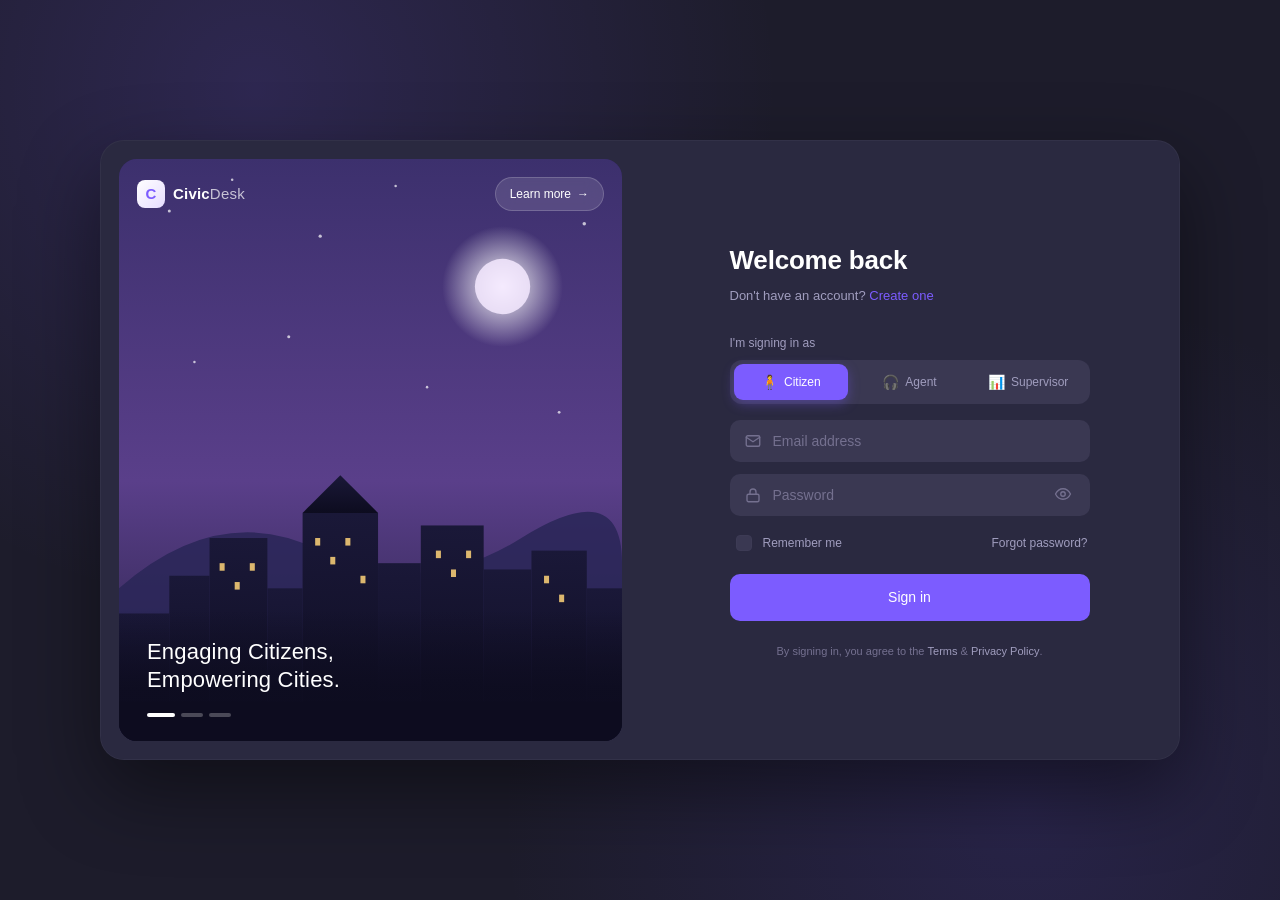
<file: index.html>
<!doctype html>
<html lang="en">
<head>
  <meta charset="utf-8" />
  <meta name="viewport" content="width=device-width, initial-scale=1" />
  <title>Smart Civic Engagement Desk — Sign In</title>
  <link rel="stylesheet" href="styles/main.css" />
  <link rel="stylesheet" href="styles/components.css" />
  <link rel="stylesheet" href="styles/auth.css" />
  <link rel="stylesheet" href="styles/a11y.css" />
</head>
<body class="auth-body">
  <main class="auth-page">
    <div class="auth-card">

      <!-- Visual / brand panel -->
      <aside class="auth-visual" aria-hidden="false">
        <div class="auth-visual__inner">
          <div class="auth-visual__top">
            <a href="#" class="auth-brand">
              <span class="auth-brand__mark">C</span>
              <span class="auth-brand__name">Civic<span>Desk</span></span>
            </a>
            <a href="#" class="auth-pill">Learn more <span aria-hidden="true">→</span></a>
          </div>

          <div class="auth-visual__art" aria-hidden="true">
            <svg viewBox="0 0 400 500" preserveAspectRatio="xMidYMid slice" role="img" aria-label="Civic skyline at dusk">
              <defs>
                <linearGradient id="sky" x1="0" y1="0" x2="0" y2="1">
                  <stop offset="0%" stop-color="#3a2f6b"/>
                  <stop offset="55%" stop-color="#5a3f8a"/>
                  <stop offset="100%" stop-color="#1f1c3a"/>
                </linearGradient>
                <linearGradient id="city" x1="0" y1="0" x2="0" y2="1">
                  <stop offset="0%" stop-color="#1a1838"/>
                  <stop offset="100%" stop-color="#0d0c1f"/>
                </linearGradient>
                <radialGradient id="moon" cx="50%" cy="50%" r="50%">
                  <stop offset="0%" stop-color="#fff" stop-opacity="0.95"/>
                  <stop offset="100%" stop-color="#fff" stop-opacity="0"/>
                </radialGradient>
              </defs>

              <rect width="400" height="500" fill="url(#sky)"/>
              <circle cx="305" cy="120" r="48" fill="url(#moon)"/>
              <circle cx="305" cy="120" r="22" fill="#f5e9ff" opacity="0.85"/>

              <g fill="#fff" opacity="0.7">
                <circle cx="40"  cy="60"  r="1.2"/>
                <circle cx="90"  cy="35"  r="1"/>
                <circle cx="160" cy="80"  r="1.3"/>
                <circle cx="220" cy="40"  r="1"/>
                <circle cx="370" cy="70"  r="1.4"/>
                <circle cx="60"  cy="180" r="1"/>
                <circle cx="135" cy="160" r="1.2"/>
                <circle cx="245" cy="200" r="1"/>
                <circle cx="350" cy="220" r="1.1"/>
              </g>

              <path d="M0 360 Q 80 290 160 330 T 320 320 T 400 340 V500 H0 Z" fill="#2a2658" opacity="0.85"/>

              <g fill="url(#city)">
                <rect x="0"   y="380" width="40"  height="120"/>
                <rect x="40"  y="350" width="32"  height="150"/>
                <rect x="72"  y="320" width="46"  height="180"/>
                <rect x="118" y="360" width="28"  height="140"/>
                <rect x="146" y="300" width="60"  height="200"/>
                <polygon points="146,300 176,270 206,300"/>
                <rect x="206" y="340" width="34"  height="160"/>
                <rect x="240" y="310" width="50"  height="190"/>
                <rect x="290" y="345" width="38"  height="155"/>
                <rect x="328" y="330" width="44"  height="170"/>
                <rect x="372" y="360" width="28"  height="140"/>
              </g>

              <g fill="#ffd479" opacity="0.85">
                <rect x="80"  y="340" width="4" height="6"/>
                <rect x="92"  y="355" width="4" height="6"/>
                <rect x="104" y="340" width="4" height="6"/>
                <rect x="156" y="320" width="4" height="6"/>
                <rect x="168" y="335" width="4" height="6"/>
                <rect x="180" y="320" width="4" height="6"/>
                <rect x="192" y="350" width="4" height="6"/>
                <rect x="252" y="330" width="4" height="6"/>
                <rect x="264" y="345" width="4" height="6"/>
                <rect x="276" y="330" width="4" height="6"/>
                <rect x="338" y="350" width="4" height="6"/>
                <rect x="350" y="365" width="4" height="6"/>
              </g>

              <rect x="0" y="450" width="400" height="50" fill="#0d0c1f"/>
            </svg>
          </div>

          <div class="auth-visual__bottom">
            <h2 class="auth-visual__title">Engaging Citizens,<br/>Empowering Cities.</h2>
            <div class="auth-dots" role="tablist" aria-label="Highlights">
              <button type="button" role="tab" class="auth-dot is-active" aria-label="Highlight 1 of 3" aria-selected="true"></button>
              <button type="button" role="tab" class="auth-dot" aria-label="Highlight 2 of 3" aria-selected="false"></button>
              <button type="button" role="tab" class="auth-dot" aria-label="Highlight 3 of 3" aria-selected="false"></button>
            </div>
          </div>
        </div>
      </aside>

      <!-- Sign-in panel -->
      <section class="auth-form-panel">
        <div class="auth-form-inner">
          <header class="auth-form-header">
            <h1 id="loginHeading">Welcome back</h1>
            <p>
              Don't have an account?
              <a href="pages/register.html" class="auth-link">Create one</a>
            </p>
          </header>

          <form id="loginForm" class="auth-form" novalidate aria-labelledby="loginHeading">
            <div class="auth-role-select" role="radiogroup" aria-labelledby="roleSelectLabel">
              <span class="auth-role-select__label" id="roleSelectLabel">I'm signing in as</span>
              <div class="auth-role-segments">
                <button type="button" class="auth-role-seg is-active" data-role="citizen" role="radio" aria-checked="true" tabindex="0">
                  <span aria-hidden="true">🧍</span> Citizen
                </button>
                <button type="button" class="auth-role-seg" data-role="agent" role="radio" aria-checked="false" tabindex="-1">
                  <span aria-hidden="true">🎧</span> Agent
                </button>
                <button type="button" class="auth-role-seg" data-role="supervisor" role="radio" aria-checked="false" tabindex="-1">
                  <span aria-hidden="true">📊</span> Supervisor
                </button>
              </div>
            </div>

            <div class="auth-field">
              <label for="loginEmail" class="sr-only">Email address</label>
              <span class="auth-field__icon" aria-hidden="true">
                <svg viewBox="0 0 24 24" width="18" height="18" fill="none" stroke="currentColor" stroke-width="1.8" stroke-linecap="round" stroke-linejoin="round"><rect x="3" y="5" width="18" height="14" rx="2"/><path d="m3 7 9 6 9-6"/></svg>
              </span>
              <input id="loginEmail" type="email" autocomplete="username" placeholder="Email address" aria-required="true" required />
            </div>

            <div class="auth-field">
              <label for="loginPassword" class="sr-only">Password</label>
              <span class="auth-field__icon" aria-hidden="true">
                <svg viewBox="0 0 24 24" width="18" height="18" fill="none" stroke="currentColor" stroke-width="1.8" stroke-linecap="round" stroke-linejoin="round"><rect x="4" y="11" width="16" height="10" rx="2"/><path d="M8 11V8a4 4 0 0 1 8 0v3"/></svg>
              </span>
              <input id="loginPassword" type="password" autocomplete="current-password" placeholder="Password" aria-required="true" required />
              <button type="button" class="auth-field__toggle" id="pwToggle" aria-label="Show password" aria-pressed="false">
                <svg viewBox="0 0 24 24" width="18" height="18" fill="none" stroke="currentColor" stroke-width="1.8" stroke-linecap="round" stroke-linejoin="round" aria-hidden="true"><path d="M2 12s3.5-7 10-7 10 7 10 7-3.5 7-10 7S2 12 2 12Z"/><circle cx="12" cy="12" r="3"/></svg>
              </button>
            </div>

            <div class="auth-row">
              <label class="auth-checkbox">
                <input type="checkbox" id="rememberMe" />
                <span>Remember me</span>
              </label>
              <a href="pages/forgot-password.html" class="auth-link auth-link--muted">Forgot password?</a>
            </div>

            <button type="submit" class="auth-btn auth-btn--primary">Sign in</button>
          </form>

          <p class="auth-fineprint">
            By signing in, you agree to the
            <a href="#" class="auth-link auth-link--muted">Terms</a> &amp;
            <a href="#" class="auth-link auth-link--muted">Privacy Policy</a>.
          </p>
        </div>
      </section>
    </div>
  </main>

  <script src="scripts/services.js"></script>
  <script>
    document.addEventListener("DOMContentLoaded", () => {
      // Password visibility toggle
      const pwInput  = document.getElementById("loginPassword");
      const pwToggle = document.getElementById("pwToggle");
      pwToggle.addEventListener("click", () => {
        const showing = pwInput.type === "text";
        pwInput.type = showing ? "password" : "text";
        pwToggle.setAttribute("aria-label", showing ? "Show password" : "Hide password");
        pwToggle.setAttribute("aria-pressed", String(!showing));
        pwToggle.classList.toggle("is-on", !showing);
      });

      // Visual carousel dots — swap tagline copy
      const taglines = [
        "Engaging Citizens,<br/>Empowering Cities.",
        "AI Recommendations,<br/>Real-time Service.",
        "Recognize Loyalty,<br/>Build Community.",
      ];
      const titleEl = document.querySelector(".auth-visual__title");
      document.querySelectorAll(".auth-dot").forEach((dot, i) => {
        dot.addEventListener("click", () => {
          document.querySelectorAll(".auth-dot").forEach(d => {
            d.classList.remove("is-active");
            d.setAttribute("aria-selected", "false");
          });
          dot.classList.add("is-active");
          dot.setAttribute("aria-selected", "true");
          titleEl.innerHTML = taglines[i];
        });
      });

// Role selector — segmented control with keyboard support (arrow nav, Home/End)
      let selectedRole = "citizen";
      const roleSegs = Array.from(document.querySelectorAll(".auth-role-seg"));
      function selectRole(btn, focus) {
        roleSegs.forEach((b) => {
          b.classList.remove("is-active");
          b.setAttribute("aria-checked", "false");
          b.setAttribute("tabindex", "-1");
        });
        btn.classList.add("is-active");
        btn.setAttribute("aria-checked", "true");
        btn.setAttribute("tabindex", "0");
        selectedRole = btn.getAttribute("data-role");
        if (focus) btn.focus();
      }
      roleSegs.forEach((btn, i) => {
        btn.addEventListener("click", () => selectRole(btn, false));
        btn.addEventListener("keydown", (e) => {
          let next = -1;
          if (e.key === "ArrowRight" || e.key === "ArrowDown") next = (i + 1) % roleSegs.length;
          else if (e.key === "ArrowLeft" || e.key === "ArrowUp") next = (i - 1 + roleSegs.length) % roleSegs.length;
          else if (e.key === "Home") next = 0;
          else if (e.key === "End") next = roleSegs.length - 1;
          if (next >= 0) {
            e.preventDefault();
            selectRole(roleSegs[next], true);
          }
        });
      });

      // Sign-in submit — honor the selected role
      document.getElementById("loginForm").addEventListener("submit", async (e) => {
        e.preventDefault();
        await window.Services.login(selectedRole);
        window.location.href = destinationFor(selectedRole);
      });

      function destinationFor(role) {
        return role === "citizen"    ? "pages/citizen-dashboard.html"
             : role === "supervisor" ? "pages/insights.html"
                                     : "pages/agent-dashboard.html";
      }
    });
  </script>
</body>
</html>
</file>
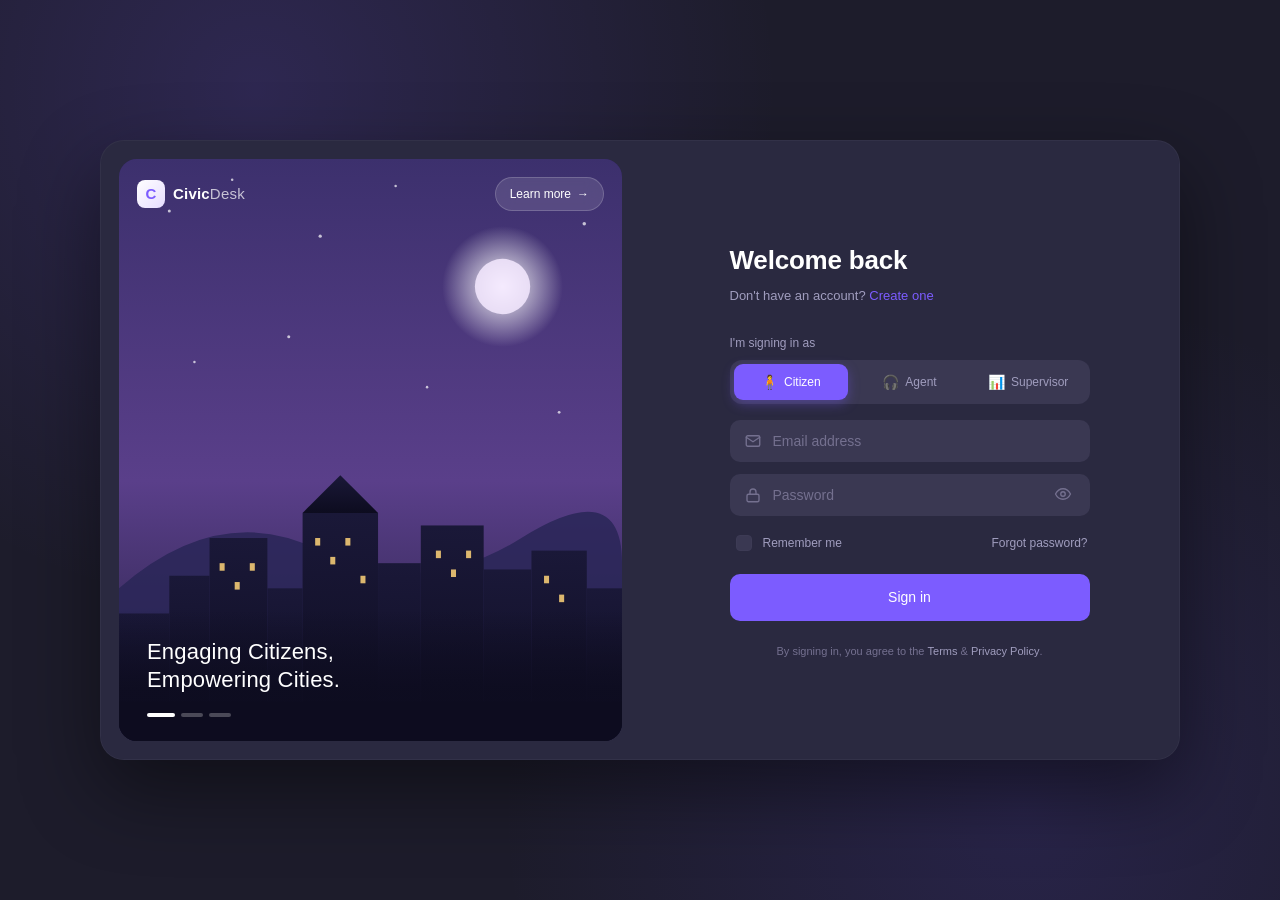
<file: pages/agent-dashboard.html>
<!doctype html>
<html lang="en">
<head>
  <meta charset="utf-8" />
  <meta name="viewport" content="width=device-width, initial-scale=1" />
  <title>Agent Dashboard — Civic Desk</title>
  <link rel="stylesheet" href="../styles/main.css" />
  <link rel="stylesheet" href="../styles/layout.css" />
  <link rel="stylesheet" href="../styles/components.css" />
  <link rel="stylesheet" href="../styles/a11y.css" />
  <script src="../scripts/theme.js"></script>
</head>
<body>
  <div data-app-shell>
    <!-- Header & sidebar are injected by scripts/app.js -->

    <main class="app-main">
      <div class="page-header">
        <div>
          <nav class="breadcrumbs" aria-label="Breadcrumb">
            <span><a href="agent-dashboard.html">Home</a></span>
            <span>Agent Dashboard</span>
          </nav>
          <h1>Good morning, Sam</h1>
          <small class="text-muted">Here's what's happening across your queue today.</small>
        </div>
        <div class="btn-group">
          <button class="btn btn--ghost">Export</button>
          <button class="btn btn--primary" data-modal-open="caseModal">+ New Case</button>
        </div>
      </div>

      <!-- KPI cards -->
      <section class="grid grid-4" aria-label="Key metrics">
        <div class="kpi-card">
          <div class="kpi-card__label">Active citizens (30d)</div>
          <div class="kpi-card__value" id="kpiActive">—</div>
          <div class="kpi-card__delta up">▲ 4.2% vs prior</div>
        </div>
        <div class="kpi-card">
          <div class="kpi-card__label">High-value citizens</div>
          <div class="kpi-card__value" id="kpiHigh">—</div>
          <div class="kpi-card__delta up">▲ 12 this week</div>
        </div>
        <div class="kpi-card">
          <div class="kpi-card__label">Open cases</div>
          <div class="kpi-card__value" id="kpiOpen">—</div>
          <div class="kpi-card__delta down">▼ 3 vs yesterday</div>
        </div>
        <div class="kpi-card">
          <div class="kpi-card__label">Pending escalations</div>
          <div class="kpi-card__value" id="kpiEsc">—</div>
          <div class="kpi-card__delta">No change</div>
        </div>
      </section>

      <div class="layout-with-aside mt-6">
        <!-- Main column -->
        <div class="flex-col gap-4">
          <!-- Citizen lookup -->
          <section class="card">
            <div class="card__header">
              <h2 class="card__title">Citizen lookup</h2>
              <small class="card__subtitle">Search by name, ID, phone, or email</small>
            </div>
            <div class="card__body">
              <div class="filter-bar" style="margin:0;">
                <input id="lookupQuery" type="search" placeholder="e.g. Maria Alvarez or C-10293"
                       aria-label="Search citizens by name or ID"
                       style="flex:1; min-width:240px;" />
                <select id="lookupChannel" aria-label="Channel">
                  <option>All channels</option>
                  <option>Phone</option>
                  <option>Email</option>
                  <option>Walk-in</option>
                </select>
                <button class="btn btn--primary btn--sm" id="lookupBtn">Search</button>
              </div>

              <div class="mt-4" style="overflow:auto;">
                <table class="data-table">
                  <thead>
                    <tr>
                      <th>Citizen</th><th>Tier</th><th>Points</th><th>Last interaction</th><th>Satisfaction</th><th></th>
                    </tr>
                  </thead>
                  <tbody id="lookupResults">
                    <!-- rendered by dashboard.js -->
                  </tbody>
                </table>
              </div>
            </div>
          </section>

          <!-- Recent interactions -->
          <section class="card">
            <div class="card__header">
              <h2 class="card__title">Recent interactions</h2>
              <a href="#" class="text-muted">View all →</a>
            </div>
            <div style="overflow:auto;">
              <table class="data-table">
                <thead>
                  <tr><th>When</th><th>Citizen</th><th>Channel</th><th>Topic</th><th>Status</th></tr>
                </thead>
                <tbody id="recentInteractions"></tbody>
              </table>
            </div>
          </section>
        </div>

        <!-- Right contextual column -->
        <aside class="flex-col gap-4">
          <section class="card">
            <div class="card__header">
              <h2 class="card__title">Alerts</h2>
              <span class="badge badge--warn" id="alertsCount">0</span>
            </div>
            <div class="card__body" id="alertsPanel"></div>
          </section>

          <section class="card">
            <div class="card__header">
              <h2 class="card__title">AI recommendations</h2>
              <small class="card__subtitle">Next best actions</small>
            </div>
            <div class="card__body flex-col gap-3" id="recommendationsPanel"></div>
          </section>

          <section class="card">
            <div class="card__header">
              <h2 class="card__title">Quick actions</h2>
            </div>
            <div class="card__body flex-col gap-2">
              <button class="btn btn--ghost btn--block">View Profile</button>
              <button class="btn btn--ghost-success btn--block" data-modal-open="enrollModal">Enroll in Program</button>
              <button class="btn btn--ghost btn--block" data-modal-open="caseModal">Open Case</button>
              <button class="btn btn--ghost-warn btn--block" data-modal-open="escalateModal">Escalate</button>
              <button class="btn btn--ghost-info btn--block" data-modal-open="thankModal">Send Follow-Up</button>
            </div>
          </section>
        </aside>
      </div>
    </main>
  </div>

  <!-- ============== Modals ============== -->
  <div class="modal-overlay" id="enrollModal" role="dialog" aria-modal="true" aria-labelledby="enrollTitle">
    <div class="modal">
      <div class="modal__header">
        <h3 class="modal__title" id="enrollTitle">Enroll citizen in a program</h3>
        <button class="modal__close" data-modal-close aria-label="Close">×</button>
      </div>
      <div class="modal__body">
        <form class="form-grid form-grid--2" id="enrollForm">
          <div class="form-field">
            <label for="enrollCitizen">Citizen</label>
            <input id="enrollCitizen" placeholder="Search citizen…" />
          </div>
          <div class="form-field">
            <label for="enrollProgram">Program</label>
            <select id="enrollProgram"><!-- populated by dashboard.js --></select>
          </div>
          <div class="form-field">
            <label for="enrollChannel">Channel</label>
            <select id="enrollChannel">
              <option>Phone</option><option>Email</option><option>Walk-in</option>
            </select>
          </div>
          <div class="form-field">
            <label for="enrollDate">Effective date</label>
            <input id="enrollDate" type="date" />
          </div>
          <div class="form-field" style="grid-column: 1 / -1;">
            <label for="enrollNotes">Notes</label>
            <textarea id="enrollNotes" placeholder="Eligibility verified, consent captured…"></textarea>
          </div>
        </form>
      </div>
      <div class="modal__footer">
        <button class="btn btn--ghost" data-modal-close>Cancel</button>
        <button class="btn btn--success" id="enrollSubmit">Confirm enrollment</button>
      </div>
    </div>
  </div>

  <div class="modal-overlay" id="caseModal" role="dialog" aria-modal="true" aria-labelledby="caseTitle">
    <div class="modal">
      <div class="modal__header">
        <h3 class="modal__title" id="caseTitle">Create case</h3>
        <button class="modal__close" data-modal-close>×</button>
      </div>
      <div class="modal__body">
        <form class="form-grid form-grid--2">
          <div class="form-field"><label>Citizen</label><input placeholder="Search…" /></div>
          <div class="form-field"><label>Priority</label>
            <select><option>Low</option><option>Medium</option><option>High</option></select>
          </div>
          <div class="form-field" style="grid-column:1/-1;"><label>Title</label><input /></div>
          <div class="form-field" style="grid-column:1/-1;"><label>Description</label><textarea></textarea></div>
        </form>
      </div>
      <div class="modal__footer">
        <button class="btn btn--ghost" data-modal-close>Cancel</button>
        <button class="btn btn--primary" data-modal-close>Create case</button>
      </div>
    </div>
  </div>

  <div class="modal-overlay" id="escalateModal" role="dialog" aria-modal="true">
    <div class="modal">
      <div class="modal__header">
        <h3 class="modal__title">Escalate to supervisor</h3>
        <button class="modal__close" data-modal-close>×</button>
      </div>
      <div class="modal__body">
        <p>You're escalating this interaction. A supervisor will be notified and assigned automatically.</p>
        <div class="form-field"><label>Reason</label>
          <select><option>Policy exception</option><option>Repeat issue</option><option>Citizen request</option></select>
        </div>
        <div class="form-field mt-3"><label>Notes</label><textarea></textarea></div>
      </div>
      <div class="modal__footer">
        <button class="btn btn--ghost" data-modal-close>Cancel</button>
        <button class="btn btn--warn" data-modal-close>Confirm escalation</button>
      </div>
    </div>
  </div>

  <div class="modal-overlay" id="thankModal" role="dialog" aria-modal="true">
    <div class="modal">
      <div class="modal__header">
        <h3 class="modal__title">🎉 Loyalty milestone — send recognition</h3>
        <button class="modal__close" data-modal-close>×</button>
      </div>
      <div class="modal__body">
        <p><strong>Maria Alvarez</strong> just reached the <strong>Gold</strong> tier with 2,500+ points.</p>
        <div class="form-field"><label>Channel</label>
          <select id="thankModalChannel"><option>Email</option><option>SMS</option><option>Mailed letter</option></select>
        </div>
        <div class="form-field mt-3"><label>Message</label>
          <textarea id="thankModalMsg">Thank you for your continued civic engagement, Maria. We're proud to recognize you as a Gold-tier resident.</textarea>
        </div>
      </div>
      <div class="modal__footer">
        <button class="btn btn--ghost" data-modal-close>Cancel</button>
        <button class="btn btn--info" id="thankModalSend">Send</button>
      </div>
    </div>
  </div>

  <script src="../scripts/mock-data.js"></script>
  <script src="../scripts/services.js"></script>
  <script src="../scripts/toast.js"></script>
  <script src="../scripts/app.js"></script>
  <script src="../scripts/search.js"></script>
  <script src="../scripts/modals.js"></script>
  <script src="../scripts/dashboard.js"></script>
</body>
</html>
</file>
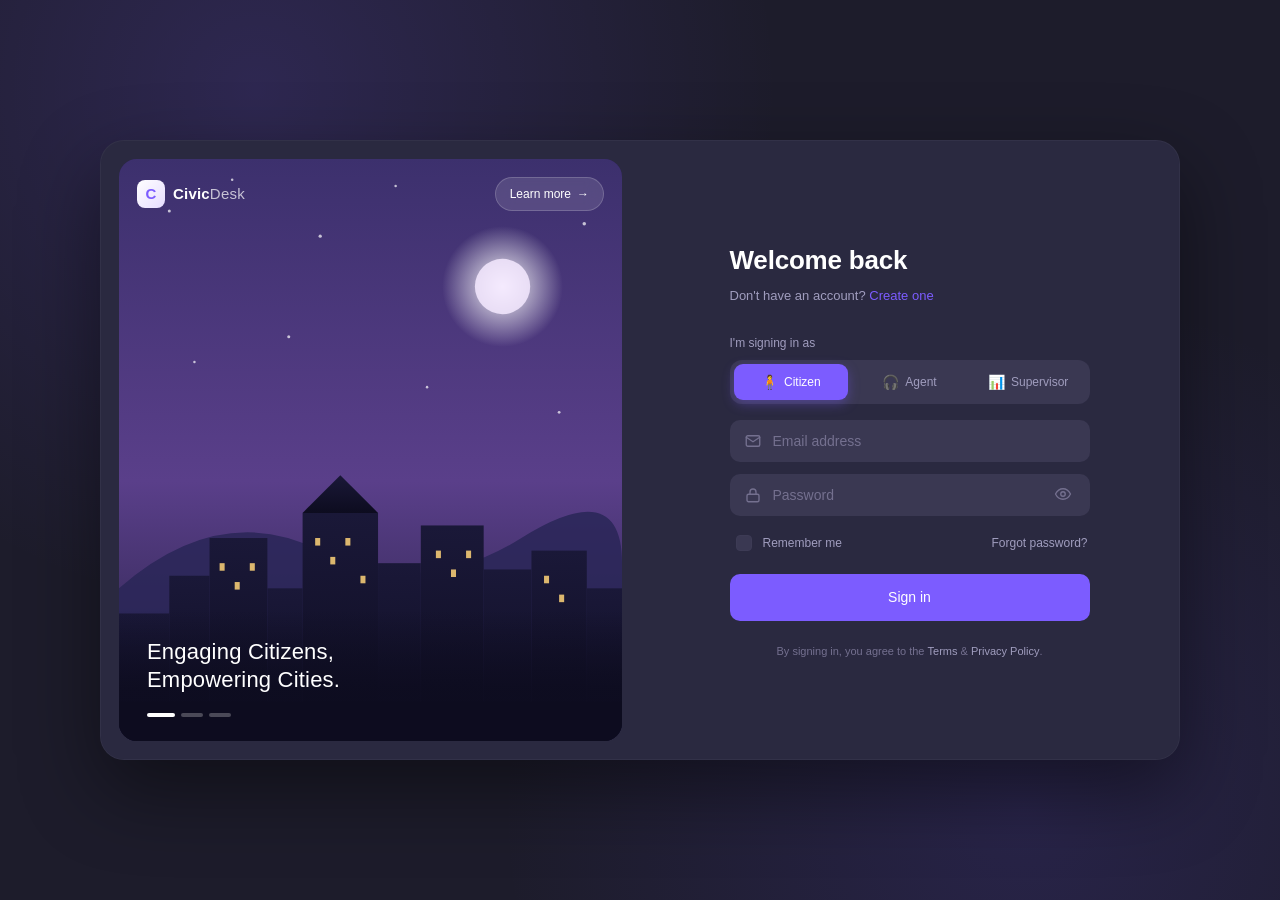
<file: pages/cases.html>
<!doctype html>
<html lang="en">
<head>
  <meta charset="utf-8" />
  <meta name="viewport" content="width=device-width, initial-scale=1" />
  <title>Cases — Civic Desk</title>
  <link rel="stylesheet" href="../styles/main.css" />
  <link rel="stylesheet" href="../styles/layout.css" />
  <link rel="stylesheet" href="../styles/components.css" />
  <link rel="stylesheet" href="../styles/a11y.css" />
  <script src="../scripts/theme.js"></script>
</head>
<body>
  <div data-app-shell>
    <main class="app-main">
      <div class="page-header">
        <div>
          <nav class="breadcrumbs"><span><a href="agent-dashboard.html">Dashboard</a></span><span>Cases</span></nav>
          <h1>Cases</h1>
          <small class="text-muted">Service requests and resolution workflow</small>
        </div>
        <button class="btn btn--primary" data-modal-open="newCaseModal">+ New case</button>
      </div>

      <div class="layout-with-aside">
        <!-- Case list + selected case -->
        <div class="flex-col gap-4">
          <section class="card">
            <div class="card__header">
              <h2 class="card__title">All cases</h2>
              <div class="filter-bar" style="margin:0;padding:0;border:none;background:transparent;">
                <select id="statusFilter" aria-label="Filter cases by status">
                  <option value="">All statuses</option>
                  <option>Open</option><option>In review</option><option>Escalated</option><option>Resolved</option>
                </select>
              </div>
            </div>
            <div style="overflow:auto;">
              <table class="data-table">
                <thead><tr><th>ID</th><th>Title</th><th>Citizen</th><th>Priority</th><th>Status</th><th>Opened</th></tr></thead>
                <tbody id="caseRows"></tbody>
              </table>
            </div>
          </section>

          <!-- Selected case detail -->
          <section class="card" id="caseDetailCard">
            <div class="card__header"><h2 class="card__title" id="caseTitle">Select a case</h2></div>
            <div class="card__body" id="caseDetail">
              <div class="empty-state">Choose a case from the list above</div>
            </div>
          </section>
        </div>

        <aside class="flex-col gap-4">
          <section class="card">
            <div class="card__header"><h2 class="card__title">Citizen context</h2></div>
            <div class="card__body" id="caseCitizen"><div class="empty-state">No case selected</div></div>
          </section>
          <section class="card">
            <div class="card__header"><h2 class="card__title">Resolution timeline</h2></div>
            <div class="card__body">
              <div class="timeline">
                <div class="timeline__item"><div class="timeline__time">Today 10:14</div><div class="timeline__title">Note added</div><div class="timeline__desc">Called citizen for verification.</div></div>
                <div class="timeline__item"><div class="timeline__time">Yesterday</div><div class="timeline__title">Case assigned</div><div class="timeline__desc">Routed to S. Park.</div></div>
                <div class="timeline__item"><div class="timeline__time">2 days ago</div><div class="timeline__title">Case opened</div><div class="timeline__desc">Submitted via web form.</div></div>
              </div>
            </div>
          </section>
        </aside>
      </div>
    </main>
  </div>

  <div class="modal-overlay" id="newCaseModal"><div class="modal">
    <div class="modal__header"><h3 class="modal__title">New case</h3><button class="modal__close" data-modal-close>×</button></div>
    <div class="modal__body">
      <form class="form-grid form-grid--2">
        <div class="form-field"><label>Citizen</label><input placeholder="Search…" /></div>
        <div class="form-field"><label>Priority</label><select><option>Low</option><option>Medium</option><option>High</option></select></div>
        <div class="form-field" style="grid-column:1/-1;"><label>Title</label><input /></div>
        <div class="form-field" style="grid-column:1/-1;"><label>Description</label><textarea></textarea></div>
      </form>
    </div>
    <div class="modal__footer"><button class="btn btn--ghost" data-modal-close>Cancel</button><button class="btn btn--primary" data-modal-close>Create</button></div>
  </div></div>

  <script src="../scripts/mock-data.js"></script>
  <script src="../scripts/services.js"></script>
  <script src="../scripts/toast.js"></script>
  <script src="../scripts/app.js"></script>
  <script src="../scripts/search.js"></script>
  <script src="../scripts/modals.js"></script>
  <script src="../scripts/cases.js"></script>
</body>
</html>
</file>
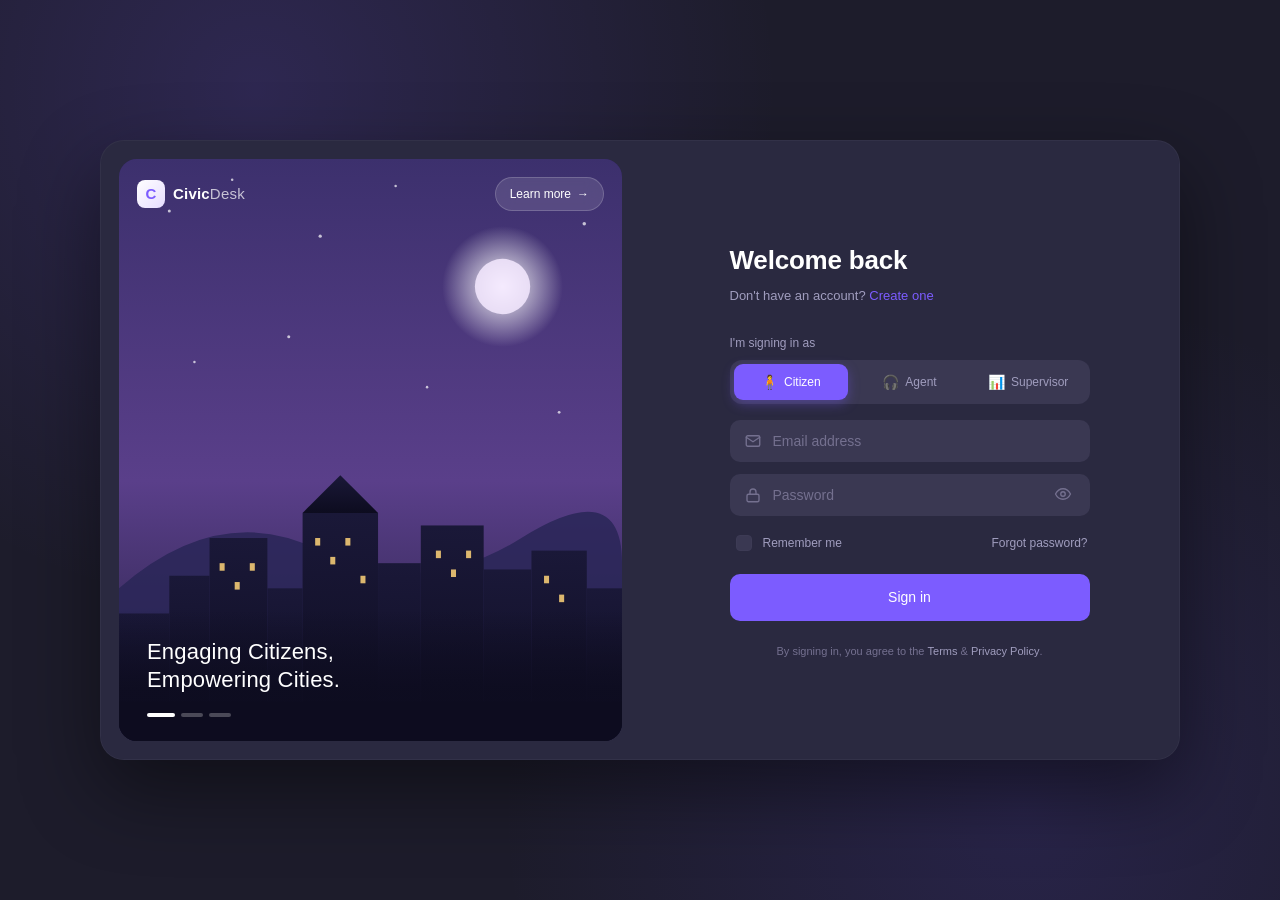
<file: pages/citizen-dashboard.html>
<!doctype html>
<html lang="en">
<head>
  <meta charset="utf-8" />
  <meta name="viewport" content="width=device-width, initial-scale=1" />
  <title>My Dashboard — Civic Desk</title>
  <link rel="stylesheet" href="../styles/main.css" />
  <link rel="stylesheet" href="../styles/layout.css" />
  <link rel="stylesheet" href="../styles/components.css" />
  <link rel="stylesheet" href="../styles/a11y.css" />
  <script src="../scripts/theme.js"></script>
</head>
<body>
  <div data-app-shell>
    <main class="app-main">
      <div class="page-header">
        <div>
          <nav class="breadcrumbs"><span><a href="citizen-dashboard.html">Home</a></span><span>My Dashboard</span></nav>
          <h1>Welcome back, <span id="welcomeName">Maria</span></h1>
          <small class="text-muted">Thank you for being an active member of our community.</small>
        </div>
        <div class="btn-group">
          <button class="btn btn--ghost" data-modal-open="feedbackModal">Submit feedback</button>
          <button class="btn btn--primary" data-modal-open="joinProgramModal">Join a program</button>
        </div>
      </div>

      <!-- Hero stats -->
      <section class="grid grid-3 mb-6">
        <div class="card">
          <div class="card__body">
            <small class="text-muted">Loyalty points</small>
            <div style="font-size:32px; font-weight:700;" id="myPoints">—</div>
            <small class="text-muted" id="myPointsDelta">+150 this month</small>
          </div>
        </div>
        <div class="card">
          <div class="card__body">
            <small class="text-muted">Current tier</small>
            <div class="mt-2" id="myTier"></div>
            <div id="myTierProgress" class="mt-3"></div>
          </div>
        </div>
        <div class="card">
          <div class="card__body">
            <small class="text-muted">Open requests</small>
            <div style="font-size:32px; font-weight:700;" id="myOpen">0</div>
            <a href="cases.html" class="text-muted">Track requests →</a>
          </div>
        </div>
      </section>

      <section class="card mb-4" id="badgesCard">
        <div class="card__header"><h2 class="card__title">Your badges</h2></div>
        <div class="card__body" id="myBadges" style="display:flex; flex-wrap:wrap; gap:8px;"></div>
      </section>

      <div class="layout-with-aside">
        <div class="flex-col gap-4">
          <!-- Rate your recent agent interaction -->
          <section class="card" id="rateAgentCard" hidden>
            <div class="card__header"><h2 class="card__title">How was your recent service experience?</h2></div>
            <div class="card__body" id="rateAgentBody"></div>
          </section>

          <section class="card">
            <div class="card__header">
              <h2 class="card__title">Recent activity</h2>
              <a href="engagement-history.html" class="text-muted">See all →</a>
            </div>
            <div class="card__body">
              <div class="timeline" id="myTimeline"></div>
            </div>
          </section>

          <section class="card">
            <div class="card__header"><h2 class="card__title">Recommended for you</h2></div>
            <div class="card__body grid grid-2" id="myRecs"></div>
          </section>
        </div>

        <aside class="flex-col gap-4">
          <section class="card">
            <div class="card__header"><h2 class="card__title">Recognition received</h2></div>
            <div class="card__body" id="myRecognitions"></div>
          </section>

          <section class="card">
            <div class="card__header"><h2 class="card__title">Your milestones</h2></div>
            <div class="card__body">
              <div class="mb-3">🥉 Bronze — earned Mar 2022</div>
              <div class="mb-3">🥈 Silver — earned Aug 2023</div>
              <div class="mb-3">🥇 <strong>Gold — current</strong></div>
              <div class="text-muted">Platinum at 4,000 pts</div>
            </div>
          </section>

          <section class="card">
            <div class="card__header"><h2 class="card__title">Recent feedback I gave</h2></div>
            <div class="card__body" id="myFeedback"></div>
          </section>

          <section class="card">
            <div class="card__header"><h2 class="card__title">Quick actions</h2></div>
            <div class="card__body flex-col gap-2">
              <button class="btn btn--ghost btn--block" data-modal-open="joinProgramModal">Join a program</button>
              <button class="btn btn--ghost btn--block" data-modal-open="feedbackModal">Submit feedback</button>
              <a class="btn btn--ghost btn--block" href="cases.html">Track service requests</a>
            </div>
          </section>
        </aside>
      </div>
    </main>
  </div>

  <!-- Loyalty milestone toast/modal (opens once per session via JS) -->
  <div class="modal-overlay" id="milestoneModal">
    <div class="modal">
      <div class="modal__header"><h3 class="modal__title">🎉 You reached Gold Citizen!</h3><button class="modal__close" data-modal-close>×</button></div>
      <div class="modal__body">Congratulations on reaching the Gold tier — thank you for your civic engagement.</div>
      <div class="modal__footer"><button class="btn btn--primary" data-modal-close>Awesome</button></div>
    </div>
  </div>

  <div class="modal-overlay" id="joinProgramModal"><div class="modal">
    <div class="modal__header"><h3 class="modal__title">Join a program</h3><button class="modal__close" data-modal-close>×</button></div>
    <div class="modal__body">
      <div class="form-field"><label>Program</label><select id="joinProgramSelect"></select></div>
      <p class="text-muted mt-3" id="joinProgramDesc"></p>
    </div>
    <div class="modal__footer"><button class="btn btn--ghost" data-modal-close>Cancel</button><button class="btn btn--success" id="joinProgramSubmit">Join</button></div>
  </div></div>

  <div class="modal-overlay" id="feedbackModal"><div class="modal">
    <div class="modal__header"><h3 class="modal__title">Submit feedback</h3><button class="modal__close" data-modal-close>×</button></div>
    <div class="modal__body">
      <div class="form-field"><label>Rating</label>
        <div class="rating-input" id="feedbackRating" data-value="5">
          <button type="button" data-score="1">★</button>
          <button type="button" data-score="2">★</button>
          <button type="button" data-score="3">★</button>
          <button type="button" data-score="4">★</button>
          <button type="button" data-score="5">★</button>
        </div>
      </div>
      <div class="form-field mt-3"><label>Comment</label><textarea id="feedbackComment" placeholder="Tell us about your experience…"></textarea></div>
    </div>
    <div class="modal__footer"><button class="btn btn--ghost" data-modal-close>Cancel</button><button class="btn btn--info" id="feedbackSubmit">Submit</button></div>
  </div></div>

  <script src="../scripts/mock-data.js"></script>
  <script src="../scripts/services.js"></script>
  <script src="../scripts/toast.js"></script>
  <script src="../scripts/app.js"></script>
  <script src="../scripts/search.js"></script>
  <script src="../scripts/modals.js"></script>
  <script src="../scripts/citizen-dashboard.js"></script>
</body>
</html>
</file>
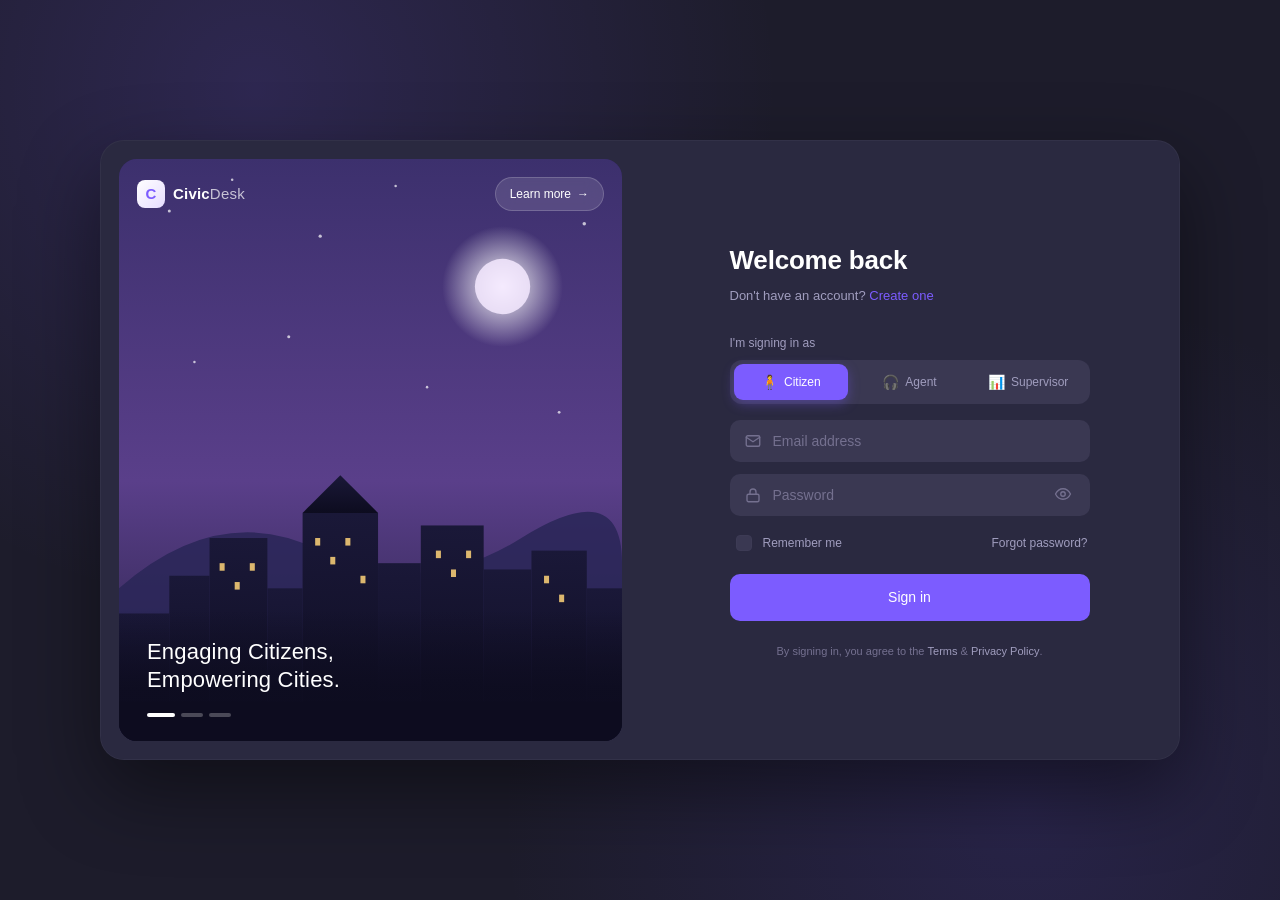
<file: pages/citizen-profile.html>
<!doctype html>
<html lang="en">
<head>
  <meta charset="utf-8" />
  <meta name="viewport" content="width=device-width, initial-scale=1" />
  <title>Citizen Profile — Civic Desk</title>
  <link rel="stylesheet" href="../styles/main.css" />
  <link rel="stylesheet" href="../styles/layout.css" />
  <link rel="stylesheet" href="../styles/components.css" />
  <link rel="stylesheet" href="../styles/a11y.css" />
  <script src="../scripts/theme.js"></script>
</head>
<body>
  <div data-app-shell>
    <main class="app-main">
      <div class="page-header">
        <div>
          <nav class="breadcrumbs">
            <span><a href="agent-dashboard.html">Dashboard</a></span>
            <span><a href="citizen-profile.html">Citizens</a></span>
            <span id="crumbName">Profile</span>
          </nav>
          <h1 id="profileName">Loading…</h1>
        </div>
        <div class="btn-group">
          <button class="btn btn--info" data-modal-open="thankAction">Thank citizen</button>
          <button class="btn btn--ghost-success" data-modal-open="enrollAction">Enroll in program</button>
          <button class="btn btn--warn" data-modal-open="escalateAction">Escalate</button>
          <button class="btn btn--success" data-modal-open="resolveAction">Resolve issue</button>
        </div>
      </div>

      <!-- Profile summary -->
      <section class="card mb-4">
        <div class="card__body">
          <div class="profile-summary" id="profileSummary"><!-- populated --></div>
        </div>
      </section>

      <!-- Tabs -->
      <div class="tabs" role="tablist">
        <button class="tab is-active" data-tab="overview">Overview</button>
        <button class="tab" data-tab="history">History</button>
        <button class="tab" data-tab="rewards">Rewards</button>
        <button class="tab" data-tab="recommendations">Recommendations</button>
        <button class="tab" data-tab="cases">Cases</button>
        <button class="tab" data-tab="feedback">Feedback</button>
      </div>

      <div class="layout-with-aside">
        <!-- Tab panels -->
        <div>
          <!-- Overview -->
          <section class="tab-panel" data-panel="overview">
            <div class="grid grid-2 mb-4">
              <div class="card">
                <div class="card__header"><h2 class="card__title">Contact details</h2></div>
                <div class="card__body" id="contactDetails"></div>
              </div>
              <div class="card">
                <div class="card__header"><h2 class="card__title">Communication preferences</h2></div>
                <div class="card__body" id="prefDetails"></div>
              </div>
            </div>

            <div class="card mb-4">
              <div class="card__header">
                <h2 class="card__title">Engagement timeline</h2>
                <a href="engagement-history.html" class="text-muted">View full history →</a>
              </div>
              <div class="card__body">
                <div class="timeline" id="timeline"></div>
              </div>
            </div>

            <div class="grid grid-2">
              <div class="card">
                <div class="card__header"><h2 class="card__title">Recent programs joined</h2></div>
                <div class="card__body" id="recentPrograms"></div>
              </div>
              <div class="card">
                <div class="card__header"><h2 class="card__title">Service interactions</h2></div>
                <div class="card__body" id="serviceInteractions"></div>
              </div>
            </div>
          </section>

          <!-- History -->
          <section class="tab-panel hidden" data-panel="history">
            <div class="card"><div class="card__body" id="historyTable"></div></div>
          </section>

          <!-- Rewards -->
          <section class="tab-panel hidden" data-panel="rewards">
            <div class="grid grid-3 mb-4">
              <div class="kpi-card"><div class="kpi-card__label">Loyalty points</div><div class="kpi-card__value" id="rewPoints">—</div></div>
              <div class="kpi-card"><div class="kpi-card__label">Current tier</div><div class="kpi-card__value" id="rewTier">—</div></div>
              <div class="kpi-card"><div class="kpi-card__label">Member since</div><div class="kpi-card__value" id="rewSince">—</div></div>
            </div>
            <div class="card"><div class="card__header"><h2 class="card__title">Tier progress</h2></div>
              <div class="card__body"><div class="chart-placeholder">Progress to next tier (chart placeholder)</div></div>
            </div>
          </section>

          <!-- Recommendations -->
          <section class="tab-panel hidden" data-panel="recommendations">
            <div class="flex-col gap-3" id="recsPanel"></div>
          </section>

          <!-- Cases -->
          <section class="tab-panel hidden" data-panel="cases">
            <div class="card"><div class="card__body" id="casesTable"></div></div>
          </section>

          <!-- Feedback -->
          <section class="tab-panel hidden" data-panel="feedback">
            <div class="card"><div class="card__body" id="feedbackList"></div></div>
          </section>
        </div>

        <!-- Right contextual panel -->
        <aside class="flex-col gap-4">
          <section class="card">
            <div class="card__header"><h2 class="card__title">AI: next best actions</h2></div>
            <div class="card__body flex-col gap-3" id="asideRecs"></div>
          </section>

          <section class="card">
            <div class="card__header"><h2 class="card__title">Knowledge prompts</h2><small class="card__subtitle">For agent</small></div>
            <div class="card__body flex-col gap-2" id="kbPrompts"></div>
          </section>

          <section class="card">
            <div class="card__header"><h2 class="card__title">Satisfaction</h2></div>
            <div class="card__body" id="satPanel"></div>
          </section>
        </aside>
      </div>
    </main>
  </div>

  <!-- Action modals (lightweight wireframes) -->
  <div class="modal-overlay" id="thankAction"><div class="modal">
    <div class="modal__header"><h3 class="modal__title">Send thank-you / recognition</h3><button class="modal__close" data-modal-close>×</button></div>
    <div class="modal__body">
      <div class="form-field"><label>Channel</label>
        <select id="thankChannel"><option>Email</option><option>SMS</option><option>Mailed letter</option></select>
      </div>
      <div class="form-field mt-3"><label>Message</label>
        <textarea id="thankMessage">Thank you for your continued civic engagement.</textarea>
      </div>
    </div>
    <div class="modal__footer"><button class="btn btn--ghost" data-modal-close>Cancel</button><button class="btn btn--info" id="thankSubmit">Send</button></div>
  </div></div>
  <div class="modal-overlay" id="enrollAction"><div class="modal">
    <div class="modal__header"><h3 class="modal__title">Enroll in program</h3><button class="modal__close" data-modal-close>×</button></div>
    <div class="modal__body">
      <div class="form-field"><label>Program</label><select id="enrollAction_program"></select></div>
      <div class="form-field mt-3"><label>Notes</label><textarea id="enrollAction_notes" placeholder="Eligibility verified, consent captured…"></textarea></div>
    </div>
    <div class="modal__footer"><button class="btn btn--ghost" data-modal-close>Cancel</button><button class="btn btn--success" id="enrollActionSubmit">Enroll</button></div>
  </div></div>
  <div class="modal-overlay" id="escalateAction"><div class="modal">
    <div class="modal__header"><h3 class="modal__title">Escalate to supervisor</h3><button class="modal__close" data-modal-close>×</button></div>
    <div class="modal__body">
      <div class="form-field"><label>Reason</label>
        <select id="escalateReason"><option>Policy exception</option><option>Repeat issue</option><option>Citizen request</option><option>Service quality</option></select>
      </div>
      <div class="form-field mt-3"><label>Notes</label><textarea id="escalateNotes"></textarea></div>
    </div>
    <div class="modal__footer"><button class="btn btn--ghost" data-modal-close>Cancel</button><button class="btn btn--warn" id="escalateSubmit">Confirm escalation</button></div>
  </div></div>
  <div class="modal-overlay" id="resolveAction"><div class="modal">
    <div class="modal__header"><h3 class="modal__title">Resolve issue</h3><button class="modal__close" data-modal-close>×</button></div>
    <div class="modal__body"><div class="form-field"><label>Resolution notes</label><textarea id="resolveNotes"></textarea></div></div>
    <div class="modal__footer"><button class="btn btn--ghost" data-modal-close>Cancel</button><button class="btn btn--success" id="resolveSubmit">Mark resolved</button></div>
  </div></div>

  <script src="../scripts/mock-data.js"></script>
  <script src="../scripts/services.js"></script>
  <script src="../scripts/toast.js"></script>
  <script src="../scripts/app.js"></script>
  <script src="../scripts/search.js"></script>
  <script src="../scripts/modals.js"></script>
  <script src="../scripts/profile.js"></script>
</body>
</html>
</file>
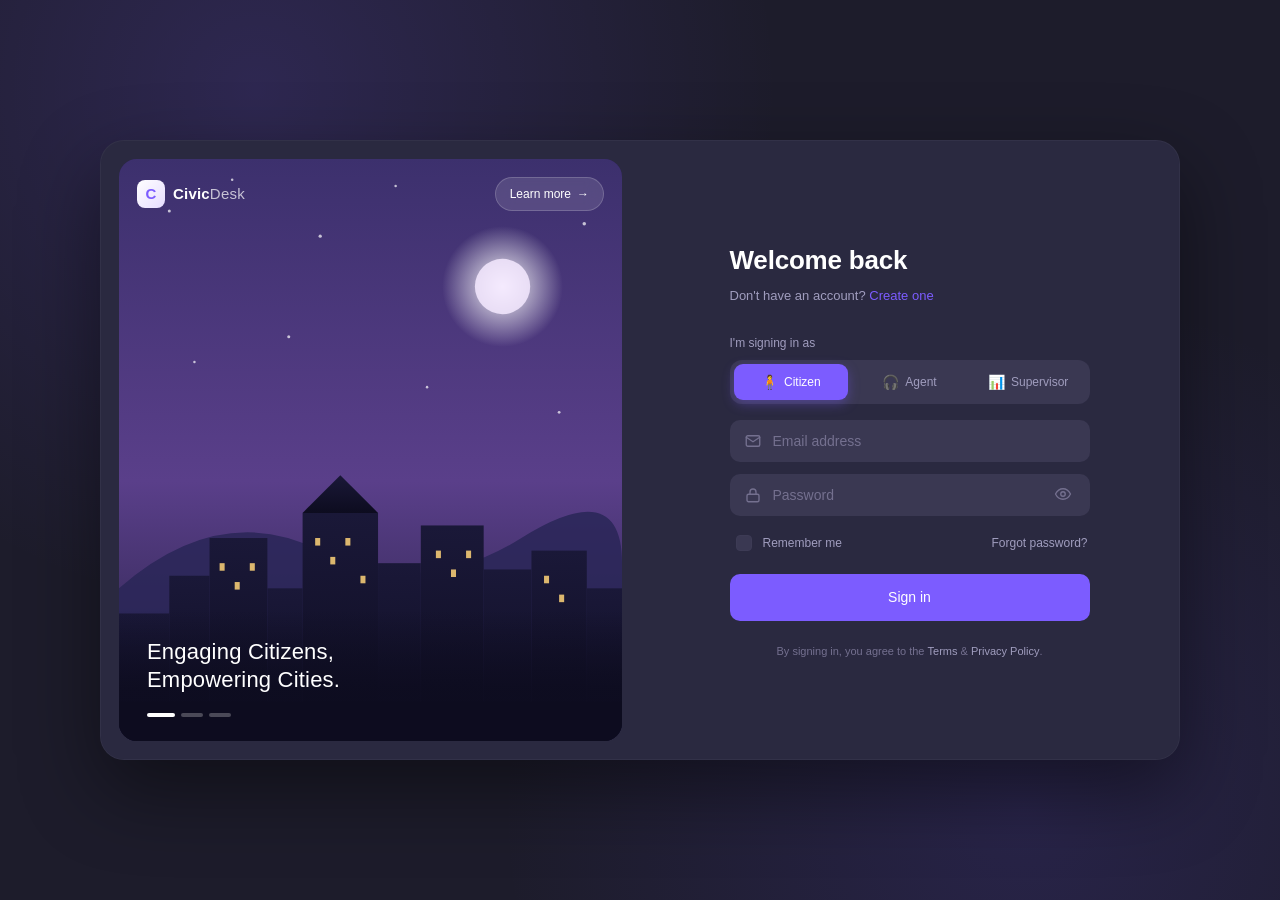
<file: pages/engagement-history.html>
<!doctype html>
<html lang="en">
<head>
  <meta charset="utf-8" />
  <meta name="viewport" content="width=device-width, initial-scale=1" />
  <title>Engagement History — Civic Desk</title>
  <link rel="stylesheet" href="../styles/main.css" />
  <link rel="stylesheet" href="../styles/layout.css" />
  <link rel="stylesheet" href="../styles/components.css" />
  <link rel="stylesheet" href="../styles/a11y.css" />
  <script src="../scripts/theme.js"></script>
</head>
<body>
  <div data-app-shell>
    <main class="app-main">
      <div class="page-header">
        <div>
          <nav class="breadcrumbs"><span><a href="agent-dashboard.html">Dashboard</a></span><span>Engagement</span></nav>
          <h1>Engagement history</h1>
          <small class="text-muted">All citizen interactions and engagement activity</small>
        </div>
        <div class="btn-group">
          <button class="btn btn--ghost">⬇ Export</button>
        </div>
      </div>

      <div class="filter-bar">
        <input type="search" placeholder="Search description…" id="filterQuery" aria-label="Search engagement description" style="flex:1; min-width:200px;" />
        <select id="filterType" aria-label="Filter by type">
          <option value="">All types</option>
          <option>Volunteer</option><option>Feedback</option><option>Program</option><option>Service</option>
        </select>
        <select id="filterChannel" aria-label="Filter by channel">
          <option value="">All channels</option>
          <option>In-person</option><option>Phone</option><option>Web</option><option>Email</option>
        </select>
        <input type="date" aria-label="From" />
        <input type="date" aria-label="To" />
        <select id="viewToggle" aria-label="View as table or timeline">
          <option value="table">Table view</option>
          <option value="timeline">Timeline view</option>
        </select>
      </div>

      <section class="grid grid-3 mb-4">
        <div class="kpi-card"><div class="kpi-card__label">Total events</div><div class="kpi-card__value" id="sumEvents">—</div></div>
        <div class="kpi-card"><div class="kpi-card__label">Points awarded</div><div class="kpi-card__value" id="sumPoints">—</div></div>
        <div class="kpi-card"><div class="kpi-card__label">Top activity</div><div class="kpi-card__value" id="sumTop">—</div></div>
      </section>

      <div class="card mb-4">
        <div class="card__header"><h2 class="card__title">Engagement trends</h2></div>
        <div class="card__body"><div class="chart-placeholder">Line chart placeholder — events over time</div></div>
      </div>

      <div class="card">
        <div class="card__header"><h2 class="card__title">Events</h2></div>
        <div id="eventsView" style="overflow:auto;"></div>
      </div>
    </main>
  </div>

  <script src="../scripts/mock-data.js"></script>
  <script src="../scripts/services.js"></script>
  <script src="../scripts/toast.js"></script>
  <script src="../scripts/app.js"></script>
  <script src="../scripts/search.js"></script>
  <script src="../scripts/modals.js"></script>
  <script src="../scripts/engagement.js"></script>
</body>
</html>
</file>
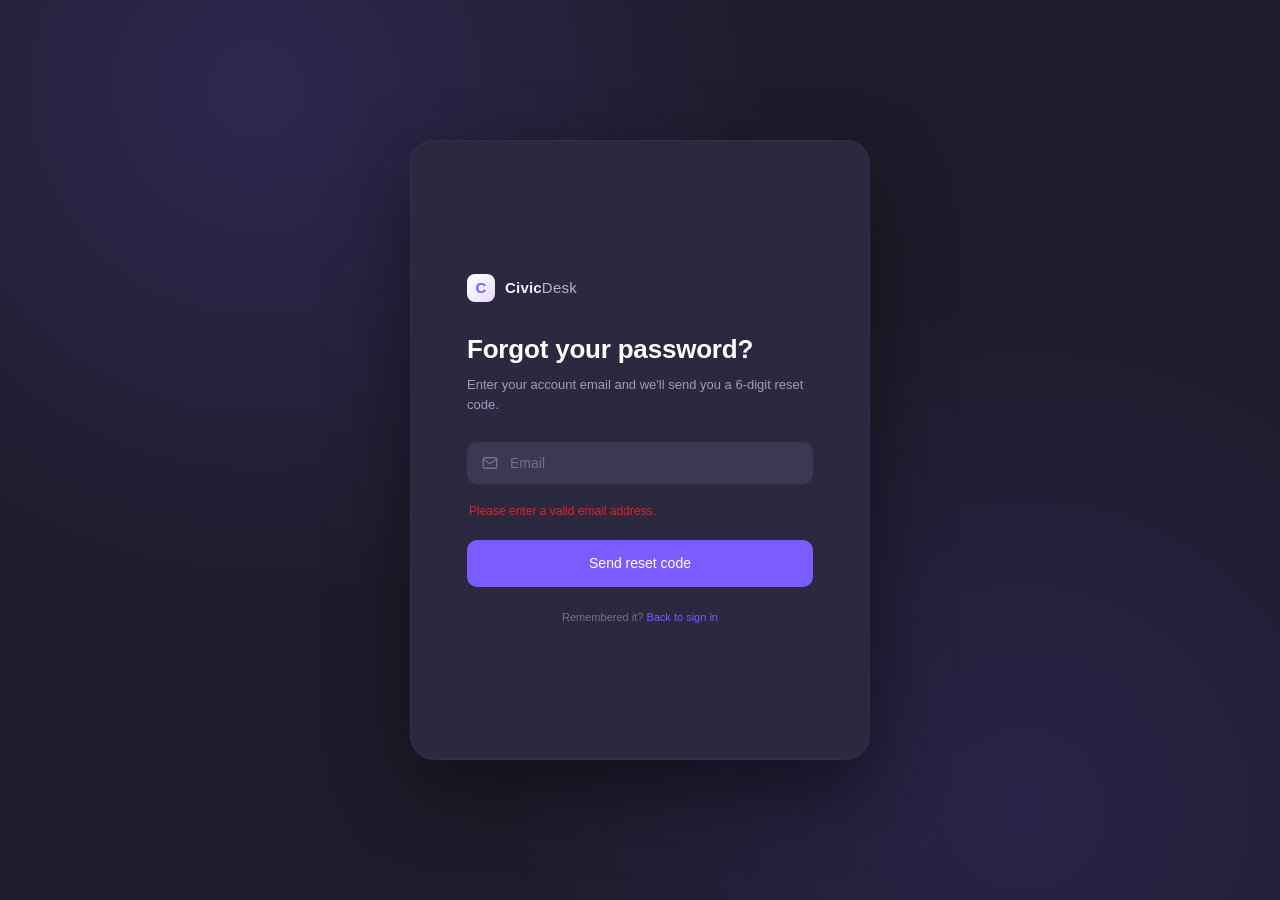
<file: pages/forgot-password.html>
<!doctype html>
<html lang="en">
<head>
  <meta charset="utf-8" />
  <meta name="viewport" content="width=device-width, initial-scale=1" />
  <title>Smart Civic Engagement Desk — Reset password</title>
  <link rel="stylesheet" href="../styles/main.css" />
  <link rel="stylesheet" href="../styles/components.css" />
  <link rel="stylesheet" href="../styles/auth.css" />
  <link rel="stylesheet" href="../styles/a11y.css" />
</head>
<body class="auth-body">
  <main class="auth-page">
    <div class="auth-card auth-card--single">
      <section class="auth-form-panel">
        <div class="auth-form-inner">
          <a href="../index.html" class="auth-brand auth-brand--inline">
            <span class="auth-brand__mark">C</span>
            <span class="auth-brand__name">Civic<span>Desk</span></span>
          </a>

          <!-- Step 1: request reset -->
          <div id="resetRequest">
            <header class="auth-form-header">
              <h1>Forgot your password?</h1>
              <p>Enter your account email and we'll send you a 6-digit reset code.</p>
            </header>

            <form id="resetRequestForm" class="auth-form" novalidate>
              <div class="auth-field">
                <label for="resetEmail" class="sr-only">Email</label>
                <span class="auth-field__icon" aria-hidden="true">
                  <svg viewBox="0 0 24 24" width="18" height="18" fill="none" stroke="currentColor" stroke-width="1.8" stroke-linecap="round" stroke-linejoin="round"><rect x="3" y="5" width="18" height="14" rx="2"/><path d="m3 7 9 6 9-6"/></svg>
                </span>
                <input id="resetEmail" type="email" autocomplete="email" placeholder="Email" required />
              </div>
              <small id="resetEmailError" class="auth-error" hidden>Please enter a valid email address.</small>

              <button type="submit" class="auth-btn auth-btn--primary">Send reset code</button>
            </form>

            <p class="auth-fineprint">
              Remembered it? <a href="../index.html" class="auth-link">Back to sign in</a>
            </p>
          </div>

          <!-- Step 2: verify + new password -->
          <div id="resetChange" hidden>
            <header class="auth-form-header">
              <h1>Set a new password</h1>
              <p>We sent a 6-digit code to <strong id="resetEmailEcho"></strong>.</p>
            </header>

            <form id="resetChangeForm" class="auth-form" novalidate>
              <div class="auth-field">
                <label for="resetCode" class="sr-only">Reset code</label>
                <span class="auth-field__icon" aria-hidden="true">
                  <svg viewBox="0 0 24 24" width="18" height="18" fill="none" stroke="currentColor" stroke-width="1.8" stroke-linecap="round" stroke-linejoin="round"><rect x="3" y="11" width="18" height="10" rx="2"/><path d="M7 11V7a5 5 0 0 1 10 0v4"/></svg>
                </span>
                <input id="resetCode" type="text" inputmode="numeric" pattern="[0-9]{6}" maxlength="6" placeholder="6-digit code" required />
              </div>
              <small id="resetCodeError" class="auth-error" hidden>Enter the 6-digit code we sent you.</small>
              <small class="auth-hint">Demo tip: any 6 digits will be accepted.</small>

              <div class="auth-field">
                <label for="newPassword" class="sr-only">New password</label>
                <span class="auth-field__icon" aria-hidden="true">
                  <svg viewBox="0 0 24 24" width="18" height="18" fill="none" stroke="currentColor" stroke-width="1.8" stroke-linecap="round" stroke-linejoin="round"><rect x="4" y="11" width="16" height="10" rx="2"/><path d="M8 11V8a4 4 0 0 1 8 0v3"/></svg>
                </span>
                <input id="newPassword" type="password" autocomplete="new-password" placeholder="New password (min 8 characters)" required />
                <button type="button" class="auth-field__toggle" data-toggle-pw="newPassword" aria-label="Show password">
                  <svg viewBox="0 0 24 24" width="18" height="18" fill="none" stroke="currentColor" stroke-width="1.8" stroke-linecap="round" stroke-linejoin="round"><path d="M2 12s3.5-7 10-7 10 7 10 7-3.5 7-10 7S2 12 2 12Z"/><circle cx="12" cy="12" r="3"/></svg>
                </button>
              </div>
              <small id="newPasswordError" class="auth-error" hidden>Password must be at least 8 characters.</small>

              <div class="auth-field">
                <label for="confirmPassword" class="sr-only">Confirm new password</label>
                <span class="auth-field__icon" aria-hidden="true">
                  <svg viewBox="0 0 24 24" width="18" height="18" fill="none" stroke="currentColor" stroke-width="1.8" stroke-linecap="round" stroke-linejoin="round"><rect x="4" y="11" width="16" height="10" rx="2"/><path d="M8 11V8a4 4 0 0 1 8 0v3"/></svg>
                </span>
                <input id="confirmPassword" type="password" autocomplete="new-password" placeholder="Confirm new password" required />
              </div>
              <small id="confirmPasswordError" class="auth-error" hidden>Passwords don't match.</small>

              <button type="submit" class="auth-btn auth-btn--primary">Update password</button>
            </form>

            <p class="auth-fineprint">
              <a href="#" id="resetBackLink" class="auth-link auth-link--muted">Use a different email</a>
            </p>
          </div>

          <!-- Step 3: success -->
          <div id="resetDone" hidden>
            <header class="auth-form-header">
              <h1>Password updated</h1>
              <p>You can now sign in with your new password.</p>
            </header>
            <a href="../index.html" class="auth-btn auth-btn--primary auth-btn--link">Back to sign in</a>
          </div>
        </div>
      </section>
    </div>
  </main>

  <script>
    document.addEventListener("DOMContentLoaded", () => {
      const requestStep = document.getElementById("resetRequest");
      const changeStep  = document.getElementById("resetChange");
      const doneStep    = document.getElementById("resetDone");
      const emailInput  = document.getElementById("resetEmail");
      const emailEcho   = document.getElementById("resetEmailEcho");

      // Password visibility toggles
      document.querySelectorAll("[data-toggle-pw]").forEach((btn) => {
        btn.addEventListener("click", () => {
          const input = document.getElementById(btn.getAttribute("data-toggle-pw"));
          if (!input) return;
          input.type = input.type === "password" ? "text" : "password";
          btn.classList.toggle("is-on");
        });
      });

      // Step 1 — request reset code
      document.getElementById("resetRequestForm").addEventListener("submit", (e) => {
        e.preventDefault();
        const err = document.getElementById("resetEmailError");
        const value = emailInput.value.trim();
        const valid = /^[^\s@]+@[^\s@]+\.[^\s@]+$/.test(value);
        err.hidden = valid;
        if (!valid) return;

        emailEcho.textContent = value;
        requestStep.hidden = true;
        changeStep.hidden = false;
        document.getElementById("resetCode").focus();
      });

      // Step 2 — verify code + change password
      document.getElementById("resetChangeForm").addEventListener("submit", (e) => {
        e.preventDefault();
        const code    = document.getElementById("resetCode").value.trim();
        const newPw   = document.getElementById("newPassword").value;
        const confirm = document.getElementById("confirmPassword").value;
        const codeErr = document.getElementById("resetCodeError");
        const newErr  = document.getElementById("newPasswordError");
        const confErr = document.getElementById("confirmPasswordError");

        const codeOk    = /^[0-9]{6}$/.test(code);
        const newPwOk   = newPw.length >= 8;
        const confirmOk = newPwOk && confirm === newPw;

        codeErr.hidden = codeOk;
        newErr.hidden  = newPwOk;
        confErr.hidden = confirmOk;
        if (!codeOk || !newPwOk || !confirmOk) return;

        // Mock persistence — record reset for demo purposes only.
        try {
          const resets = JSON.parse(sessionStorage.getItem("scd_password_resets") || "[]");
          resets.push({ email: emailInput.value.trim(), at: new Date().toISOString() });
          sessionStorage.setItem("scd_password_resets", JSON.stringify(resets));
        } catch (_) { /* ignore */ }

        changeStep.hidden = true;
        doneStep.hidden = false;
      });

      // Back to email step
      document.getElementById("resetBackLink").addEventListener("click", (e) => {
        e.preventDefault();
        changeStep.hidden = true;
        requestStep.hidden = false;
        emailInput.focus();
      });
    });
  </script>
</body>
</html>
</file>
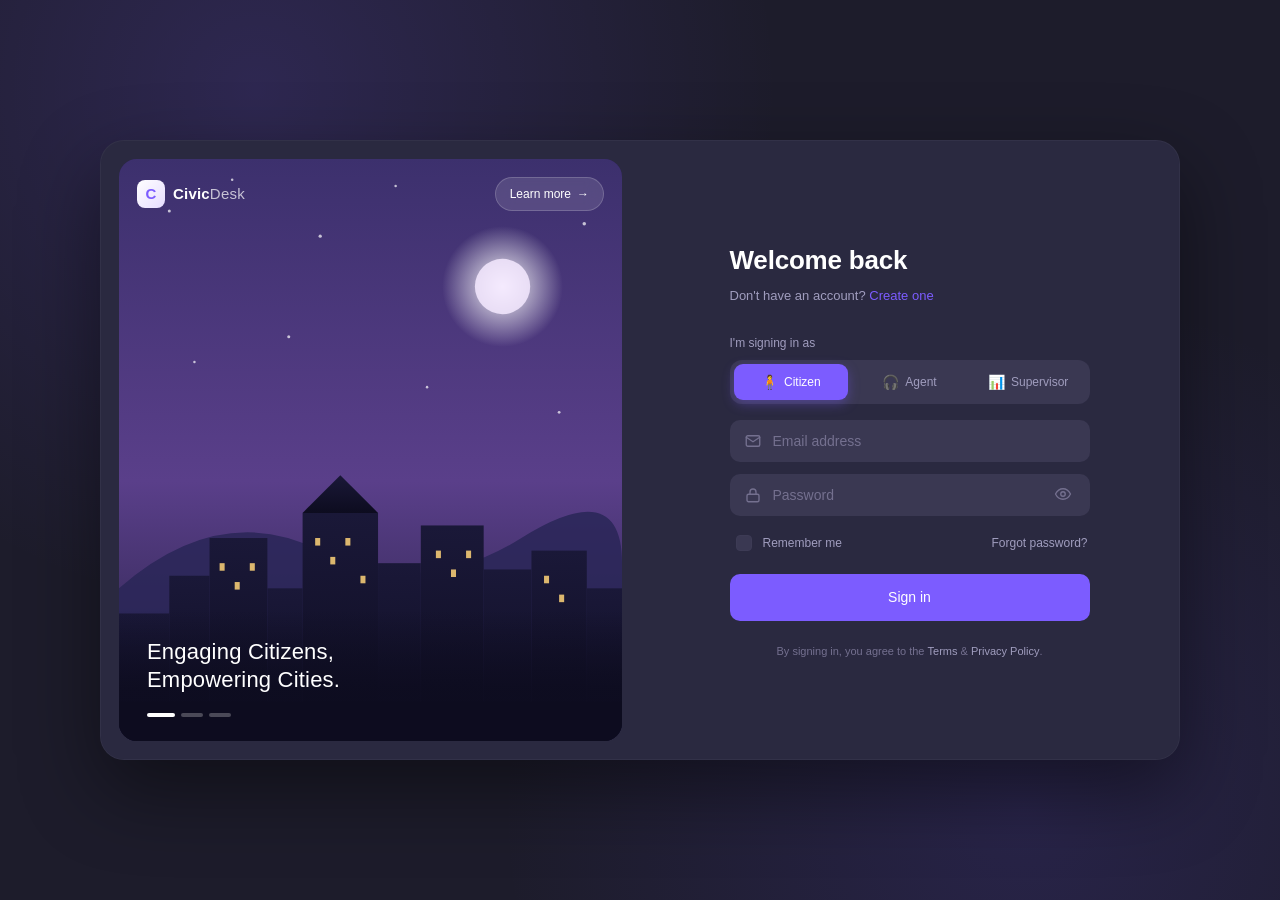
<file: pages/insights.html>
<!doctype html>
<html lang="en">
<head>
  <meta charset="utf-8" />
  <meta name="viewport" content="width=device-width, initial-scale=1" />
  <title>Insights — Civic Desk</title>
  <link rel="stylesheet" href="../styles/main.css" />
  <link rel="stylesheet" href="../styles/layout.css" />
  <link rel="stylesheet" href="../styles/components.css" />
  <link rel="stylesheet" href="../styles/a11y.css" />
  <script src="../scripts/theme.js"></script>
</head>
<body>
  <div data-app-shell>
    <main class="app-main">
      <div class="page-header">
        <div>
          <nav class="breadcrumbs"><span><a href="agent-dashboard.html">Dashboard</a></span><span>Insights</span></nav>
          <h1>Service quality & engagement insights</h1>
          <small class="text-muted">Supervisor view — last 30 days</small>
        </div>
        <div class="btn-group">
          <select><option>Last 30 days</option><option>Last 90 days</option><option>YTD</option></select>
          <button class="btn btn--ghost">Export report</button>
        </div>
      </div>

      <section class="grid grid-4 mb-6">
        <div class="kpi-card"><div class="kpi-card__label">Active citizens</div><div class="kpi-card__value" id="iActive">—</div><div class="kpi-card__delta up">▲ 6.1%</div></div>
        <div class="kpi-card"><div class="kpi-card__label">Avg satisfaction</div><div class="kpi-card__value" id="iSat">—</div><div class="kpi-card__delta down">▼ 0.1</div></div>
        <div class="kpi-card"><div class="kpi-card__label">Avg case resolution</div><div class="kpi-card__value" id="iRes">—</div><div class="kpi-card__delta up">▲ Faster by 1.4h</div></div>
        <div class="kpi-card"><div class="kpi-card__label">Repeat participation</div><div class="kpi-card__value" id="iRep">—</div><div class="kpi-card__delta up">▲ 4 pts</div></div>
      </section>

      <div class="grid grid-2 mb-4">
        <div class="card">
          <div class="card__header"><h2 class="card__title">Satisfaction trend</h2></div>
          <div class="card__body"><div class="chart-placeholder">Trend chart placeholder</div></div>
        </div>
        <div class="card">
          <div class="card__header"><h2 class="card__title">Engagement by channel</h2></div>
          <div class="card__body"><div class="chart-placeholder">Bar chart placeholder</div></div>
        </div>
      </div>

      <div class="grid grid-2">
        <div class="card">
          <div class="card__header"><h2 class="card__title">Low satisfaction alerts</h2></div>
          <div style="overflow:auto;">
            <table class="data-table">
              <thead><tr><th>Citizen</th><th>Score</th><th>Channel</th><th></th></tr></thead>
              <tbody id="lowSatRows"></tbody>
            </table>
          </div>
        </div>

        <div class="card">
          <div class="card__header">
            <h2 class="card__title">Agent performance</h2>
            <small class="card__subtitle">Training opportunities highlighted</small>
          </div>
          <div style="overflow:auto;">
            <table class="data-table">
              <thead><tr><th>Agent</th><th>Handled</th><th>Avg rating</th><th>Escalations</th><th>Action</th></tr></thead>
              <tbody id="agentPerfRows"></tbody>
            </table>
          </div>
        </div>
      </div>
    </main>
  </div>

  <script src="../scripts/mock-data.js"></script>
  <script src="../scripts/services.js"></script>
  <script src="../scripts/toast.js"></script>
  <script src="../scripts/app.js"></script>
  <script src="../scripts/search.js"></script>
  <script src="../scripts/modals.js"></script>
  <script src="../scripts/insights.js"></script>
</body>
</html>
</file>
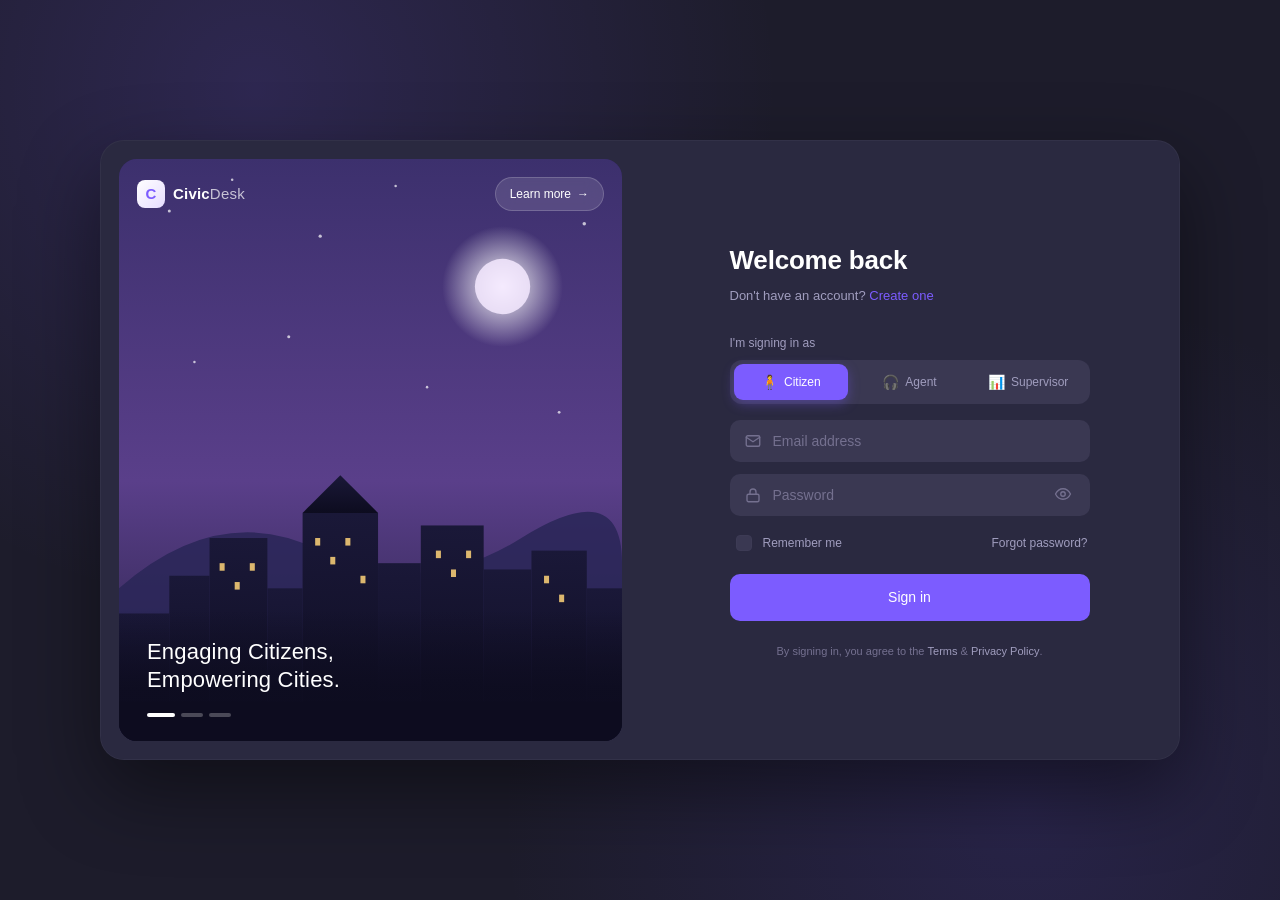
<file: pages/knowledge-base.html>
<!doctype html>
<html lang="en">
<head>
  <meta charset="utf-8" />
  <meta name="viewport" content="width=device-width, initial-scale=1" />
  <title>Knowledge Base — Civic Desk</title>
  <link rel="stylesheet" href="../styles/main.css" />
  <link rel="stylesheet" href="../styles/layout.css" />
  <link rel="stylesheet" href="../styles/components.css" />
  <link rel="stylesheet" href="../styles/a11y.css" />
  <script src="../scripts/theme.js"></script>
</head>
<body>
  <div data-app-shell>
    <main class="app-main">
      <div class="page-header">
        <div>
          <nav class="breadcrumbs"><span><a href="agent-dashboard.html">Dashboard</a></span><span>Knowledge Base</span></nav>
          <h1>Knowledge base</h1>
          <small class="text-muted">Search articles, policies, and process guides</small>
        </div>
      </div>

      <div class="filter-bar">
        <input id="kbSearch" type="search" placeholder="Search articles…" aria-label="Search knowledge articles" style="flex:1; min-width:240px;" />
        <select id="kbCategory" aria-label="Filter by category">
          <option value="">All categories</option>
          <option>Loyalty</option><option>Process</option><option>Policy</option><option>Programs</option>
        </select>
      </div>

      <div class="layout-with-aside">
        <section class="card">
          <div class="card__header"><h2 class="card__title">Articles</h2><small class="card__subtitle" id="kbCount"></small></div>
          <div id="kbList"></div>
        </section>

        <aside class="flex-col gap-4">
          <section class="card">
            <div class="card__header"><h2 class="card__title">Suggested for current citizen</h2></div>
            <div class="card__body" id="kbSuggested"></div>
          </section>
          <section class="card">
            <div class="card__header"><h2 class="card__title">Article preview</h2></div>
            <div class="card__body" id="kbPreview"><div class="empty-state">Select an article to preview</div></div>
          </section>
        </aside>
      </div>
    </main>
  </div>

  <script src="../scripts/mock-data.js"></script>
  <script src="../scripts/services.js"></script>
  <script src="../scripts/toast.js"></script>
  <script src="../scripts/app.js"></script>
  <script src="../scripts/search.js"></script>
  <script src="../scripts/modals.js"></script>
  <script src="../scripts/knowledge.js"></script>
</body>
</html>
</file>
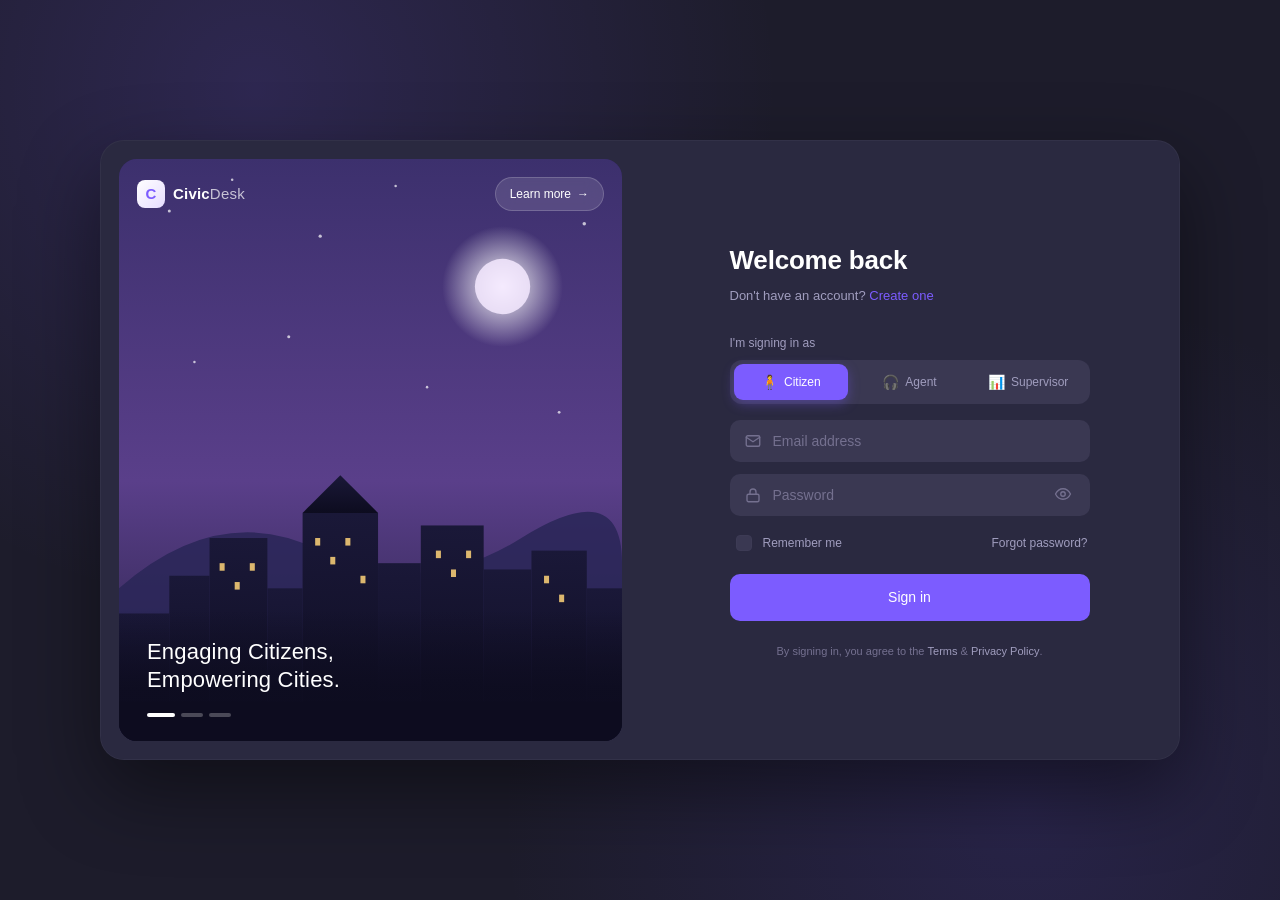
<file: pages/programs.html>
<!doctype html>
<html lang="en">
<head>
  <meta charset="utf-8" />
  <meta name="viewport" content="width=device-width, initial-scale=1" />
  <title>Programs — Civic Desk</title>
  <link rel="stylesheet" href="../styles/main.css" />
  <link rel="stylesheet" href="../styles/layout.css" />
  <link rel="stylesheet" href="../styles/components.css" />
  <link rel="stylesheet" href="../styles/a11y.css" />
  <script src="../scripts/theme.js"></script>
</head>
<body>
  <div data-app-shell>
    <main class="app-main">
      <div class="page-header">
        <div>
          <nav class="breadcrumbs"><span><a href="agent-dashboard.html">Dashboard</a></span><span>Programs</span></nav>
          <h1>Programs & recommendations</h1>
          <small class="text-muted">Civic programs available for enrollment</small>
        </div>
        <button class="btn btn--primary" data-modal-open="enrollModal">+ Enroll citizen</button>
      </div>

      <section class="card mb-4">
        <div class="card__header"><h2 class="card__title">Recommended for selected citizen</h2><small class="card__subtitle">Maria Alvarez (C-10293)</small></div>
        <div class="card__body grid grid-3" id="recoGrid"></div>
      </section>

      <section class="card">
        <div class="card__header">
          <h2 class="card__title">All programs</h2>
          <div class="filter-bar" style="margin:0; padding:0; border:none; background:transparent;">
            <select id="catFilter" aria-label="Filter programs by category">
              <option value="">All categories</option>
              <option>Education</option><option>Environment</option>
              <option>Community</option><option>Civic</option><option>Health</option>
            </select>
          </div>
        </div>
        <div class="card__body grid grid-3" id="programGrid"></div>
      </section>

      <!-- Confirmation state (hidden until enrollment) -->
      <div class="alert alert--success hidden mt-4" id="confirmBanner">
        ✅ Enrollment confirmed. A confirmation email has been sent to the citizen.
      </div>
    </main>
  </div>

  <div class="modal-overlay" id="enrollModal"><div class="modal">
    <div class="modal__header"><h3 class="modal__title">Enroll citizen</h3><button class="modal__close" data-modal-close>×</button></div>
    <div class="modal__body">
      <form class="form-grid form-grid--2" id="enrollForm">
        <div class="form-field"><label>Citizen</label><input id="enrollCitizen" placeholder="Search…" /></div>
        <div class="form-field"><label>Program</label><select id="enrollProgram"></select></div>
        <div class="form-field"><label>Effective date</label><input type="date" id="enrollDate" /></div>
        <div class="form-field"><label>Channel</label><select><option>Phone</option><option>Email</option><option>Walk-in</option></select></div>
        <div class="form-field" style="grid-column:1/-1;"><label>Notes</label><textarea></textarea></div>
      </form>
    </div>
    <div class="modal__footer">
      <button class="btn btn--ghost" data-modal-close>Cancel</button>
      <button class="btn btn--success" id="enrollSubmit">Confirm</button>
    </div>
  </div></div>

  <script src="../scripts/mock-data.js"></script>
  <script src="../scripts/services.js"></script>
  <script src="../scripts/toast.js"></script>
  <script src="../scripts/app.js"></script>
  <script src="../scripts/search.js"></script>
  <script src="../scripts/modals.js"></script>
  <script src="../scripts/programs.js"></script>
</body>
</html>
</file>
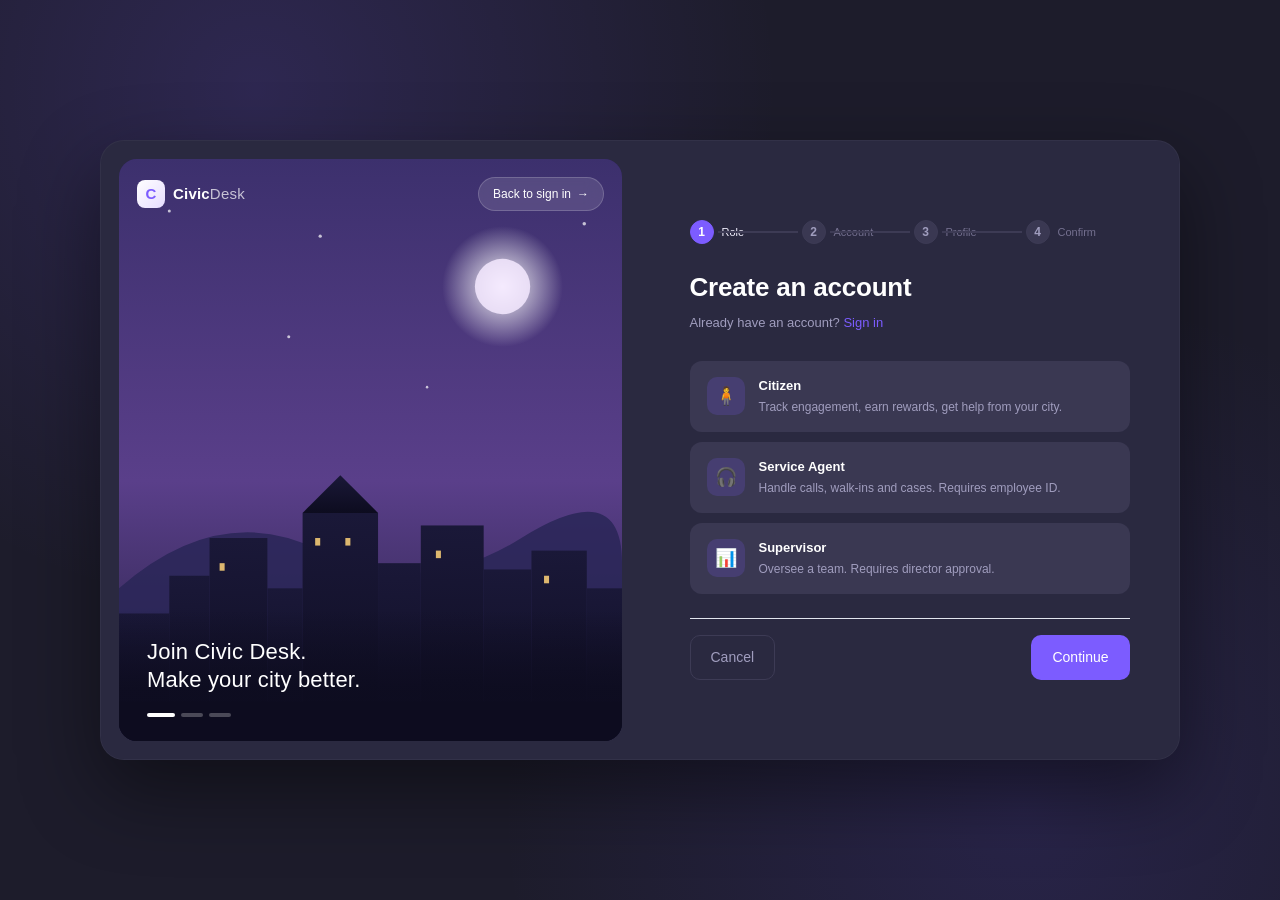
<file: pages/register.html>
<!doctype html>
<html lang="en">
<head>
  <meta charset="utf-8" />
  <meta name="viewport" content="width=device-width, initial-scale=1" />
  <title>Create an account · Smart Civic Engagement Desk</title>
  <link rel="stylesheet" href="../styles/main.css" />
  <link rel="stylesheet" href="../styles/components.css" />
  <link rel="stylesheet" href="../styles/auth.css" />
  <link rel="stylesheet" href="../styles/a11y.css" />
</head>
<body class="auth-body">
  <main class="auth-page">
    <div class="auth-card">

      <!-- Visual / brand panel -->
      <aside class="auth-visual">
        <div class="auth-visual__inner">
          <div class="auth-visual__top">
            <a href="../index.html" class="auth-brand">
              <span class="auth-brand__mark">C</span>
              <span class="auth-brand__name">Civic<span>Desk</span></span>
            </a>
            <a href="../index.html" class="auth-pill">Back to sign in <span aria-hidden="true">→</span></a>
          </div>

          <div class="auth-visual__art" aria-hidden="true">
            <svg viewBox="0 0 400 500" preserveAspectRatio="xMidYMid slice">
              <defs>
                <linearGradient id="reg-sky" x1="0" y1="0" x2="0" y2="1">
                  <stop offset="0%" stop-color="#3a2f6b"/>
                  <stop offset="55%" stop-color="#5a3f8a"/>
                  <stop offset="100%" stop-color="#1f1c3a"/>
                </linearGradient>
                <linearGradient id="reg-city" x1="0" y1="0" x2="0" y2="1">
                  <stop offset="0%" stop-color="#1a1838"/>
                  <stop offset="100%" stop-color="#0d0c1f"/>
                </linearGradient>
                <radialGradient id="reg-moon">
                  <stop offset="0%" stop-color="#fff" stop-opacity="0.95"/>
                  <stop offset="100%" stop-color="#fff" stop-opacity="0"/>
                </radialGradient>
              </defs>
              <rect width="400" height="500" fill="url(#reg-sky)"/>
              <circle cx="305" cy="120" r="48" fill="url(#reg-moon)"/>
              <circle cx="305" cy="120" r="22" fill="#f5e9ff" opacity="0.85"/>
              <g fill="#fff" opacity="0.7">
                <circle cx="40"  cy="60"  r="1.2"/>
                <circle cx="160" cy="80"  r="1.3"/>
                <circle cx="370" cy="70"  r="1.4"/>
                <circle cx="135" cy="160" r="1.2"/>
                <circle cx="245" cy="200" r="1"/>
              </g>
              <path d="M0 360 Q 80 290 160 330 T 320 320 T 400 340 V500 H0 Z" fill="#2a2658" opacity="0.85"/>
              <g fill="url(#reg-city)">
                <rect x="0"   y="380" width="40"  height="120"/>
                <rect x="40"  y="350" width="32"  height="150"/>
                <rect x="72"  y="320" width="46"  height="180"/>
                <rect x="118" y="360" width="28"  height="140"/>
                <rect x="146" y="300" width="60"  height="200"/>
                <polygon points="146,300 176,270 206,300"/>
                <rect x="206" y="340" width="34"  height="160"/>
                <rect x="240" y="310" width="50"  height="190"/>
                <rect x="290" y="345" width="38"  height="155"/>
                <rect x="328" y="330" width="44"  height="170"/>
                <rect x="372" y="360" width="28"  height="140"/>
              </g>
              <g fill="#ffd479" opacity="0.85">
                <rect x="80"  y="340" width="4" height="6"/>
                <rect x="156" y="320" width="4" height="6"/>
                <rect x="180" y="320" width="4" height="6"/>
                <rect x="252" y="330" width="4" height="6"/>
                <rect x="338" y="350" width="4" height="6"/>
              </g>
              <rect x="0" y="450" width="400" height="50" fill="#0d0c1f"/>
            </svg>
          </div>

          <div class="auth-visual__bottom">
            <h2 class="auth-visual__title">Join Civic Desk.<br/>Make your city better.</h2>
            <div class="auth-dots">
              <button class="auth-dot is-active"></button>
              <button class="auth-dot"></button>
              <button class="auth-dot"></button>
            </div>
          </div>
        </div>
      </aside>

      <!-- Wizard panel -->
      <section class="auth-form-panel auth-form-panel--wide">
        <div class="auth-form-inner">

          <ol class="reg-stepper" id="stepper" aria-label="Registration progress">
            <li class="reg-stepper__item is-active" data-step="1"><span class="reg-stepper__num">1</span><span>Role</span></li>
            <li class="reg-stepper__item" data-step="2"><span class="reg-stepper__num">2</span><span>Account</span></li>
            <li class="reg-stepper__item" data-step="3"><span class="reg-stepper__num">3</span><span>Profile</span></li>
            <li class="reg-stepper__item" data-step="4"><span class="reg-stepper__num">4</span><span>Confirm</span></li>
          </ol>

          <!-- Step 1: Role -->
          <section class="reg-step is-active" data-step-panel="1">
            <header class="auth-form-header">
              <h1>Create an account</h1>
              <p>Already have an account? <a href="../index.html" class="auth-link">Sign in</a></p>
            </header>

            <div class="reg-roles" role="radiogroup" aria-label="Account type">
              <button type="button" class="reg-role" data-role="citizen" role="radio" aria-checked="false">
                <span class="reg-role__icon">🧍</span>
                <span>
                  <strong>Citizen</strong>
                  <small>Track engagement, earn rewards, get help from your city.</small>
                </span>
              </button>
              <button type="button" class="reg-role" data-role="agent" role="radio" aria-checked="false">
                <span class="reg-role__icon">🎧</span>
                <span>
                  <strong>Service Agent</strong>
                  <small>Handle calls, walk-ins and cases. Requires employee ID.</small>
                </span>
              </button>
              <button type="button" class="reg-role" data-role="supervisor" role="radio" aria-checked="false">
                <span class="reg-role__icon">📊</span>
                <span>
                  <strong>Supervisor</strong>
                  <small>Oversee a team. Requires director approval.</small>
                </span>
              </button>
            </div>

            <div class="reg-actions">
              <a class="auth-btn auth-btn--ghost" href="../index.html">Cancel</a>
              <button class="auth-btn auth-btn--primary" id="step1Next" disabled>Continue</button>
            </div>
          </section>

          <!-- Step 2: Account -->
          <section class="reg-step" data-step-panel="2">
            <header class="auth-form-header">
              <h1>Set up your account</h1>
              <p id="step2Lede">Use a valid email — we'll send you a verification link.</p>
            </header>

            <div class="reg-grid">
              <div>
                <label class="reg-label" for="regFullName">Full name</label>
                <input class="reg-input" id="regFullName" type="text" autocomplete="name" placeholder="e.g. Maria Alvarez" />
              </div>
              <div>
                <label class="reg-label" for="regEmail"><span id="regEmailLabel">Email</span></label>
                <input class="reg-input" id="regEmail" type="email" autocomplete="email" placeholder="name@example.com" />
                <small class="reg-hint" id="regEmailHint"></small>
              </div>
              <div class="reg-grid reg-grid--2">
                <div>
                  <label class="reg-label" for="regPassword">Password</label>
                  <input class="reg-input" id="regPassword" type="password" autocomplete="new-password" minlength="8" placeholder="At least 8 chars" />
                  <div class="reg-pw-meter"><span id="pwMeterFill"></span></div>
                </div>
                <div>
                  <label class="reg-label" for="regPasswordConfirm">Confirm</label>
                  <input class="reg-input" id="regPasswordConfirm" type="password" autocomplete="new-password" placeholder="Re-enter" />
                </div>
              </div>
              <div>
                <label class="reg-label" for="regPhone">Mobile <small style="opacity:0.6;">(for 2FA)</small></label>
                <input class="reg-input" id="regPhone" type="tel" autocomplete="tel" placeholder="(555) 555-0123" />
              </div>
            </div>

            <div class="reg-actions">
              <button class="auth-btn auth-btn--ghost" data-reg-back>Back</button>
              <button class="auth-btn auth-btn--primary" id="step2Next">Continue</button>
            </div>
          </section>

          <!-- Step 3: Role-specific profile -->
          <section class="reg-step" data-step-panel="3">
            <header class="auth-form-header">
              <h1 id="step3Title">Tell us a bit more</h1>
              <p id="step3Lede">These details personalize your experience.</p>
            </header>

            <!-- Citizen -->
            <div id="citizenProfileForm" class="reg-grid" hidden>
              <div>
                <label class="reg-label" for="citAddress">Street address</label>
                <input class="reg-input" id="citAddress" type="text" placeholder="123 Civic Way" />
              </div>
              <div class="reg-grid reg-grid--2">
                <div>
                  <label class="reg-label" for="citCity">City</label>
                  <input class="reg-input" id="citCity" type="text" />
                </div>
                <div>
                  <label class="reg-label" for="citZip">ZIP</label>
                  <input class="reg-input" id="citZip" type="text" inputmode="numeric" />
                </div>
              </div>
              <div>
                <label class="reg-label">Preferred contact channel</label>
                <div class="reg-check-grid" style="grid-template-columns:repeat(3,1fr);">
                  <label class="reg-check"><input type="radio" name="citChannel" value="Email" checked /> Email</label>
                  <label class="reg-check"><input type="radio" name="citChannel" value="SMS" /> SMS</label>
                  <label class="reg-check"><input type="radio" name="citChannel" value="Phone" /> Phone</label>
                </div>
              </div>
              <div>
                <label class="reg-label">Areas of interest</label>
                <div class="reg-check-grid">
                  <label class="reg-check"><input type="checkbox" name="citInterest" value="Volunteering" /> Volunteering</label>
                  <label class="reg-check"><input type="checkbox" name="citInterest" value="Public safety" /> Public safety</label>
                  <label class="reg-check"><input type="checkbox" name="citInterest" value="Parks & rec" /> Parks &amp; rec</label>
                  <label class="reg-check"><input type="checkbox" name="citInterest" value="Sustainability" /> Sustainability</label>
                  <label class="reg-check"><input type="checkbox" name="citInterest" value="Local events" /> Local events</label>
                  <label class="reg-check"><input type="checkbox" name="citInterest" value="Education" /> Education</label>
                </div>
              </div>
              <label class="reg-check"><input type="checkbox" id="citAccessibility" /> I require accessibility accommodations</label>
            </div>

            <!-- Agent -->
            <div id="agentProfileForm" class="reg-grid" hidden>
              <div>
                <label class="reg-label" for="agEmployeeId">Employee ID</label>
                <input class="reg-input" id="agEmployeeId" type="text" placeholder="e.g. EMP-04821" />
                <small class="reg-hint">Verified against the HR directory.</small>
              </div>
              <div>
                <label class="reg-label" for="agDepartment">Department</label>
                <select class="reg-input" id="agDepartment">
                  <option value="">Select…</option>
                  <option>311 Contact Center</option>
                  <option>Permits &amp; Licensing</option>
                  <option>Parks &amp; Recreation</option>
                  <option>Public Works</option>
                  <option>Transportation</option>
                  <option>Housing Services</option>
                </select>
              </div>
              <div>
                <label class="reg-label" for="agSupervisor">Supervisor email</label>
                <input class="reg-input" id="agSupervisor" type="email" placeholder="supervisor@city.gov" />
              </div>
              <div>
                <label class="reg-label">Channels you handle</label>
                <div class="reg-check-grid">
                  <label class="reg-check"><input type="checkbox" name="agChannel" value="Phone" checked /> Phone</label>
                  <label class="reg-check"><input type="checkbox" name="agChannel" value="Email" /> Email</label>
                  <label class="reg-check"><input type="checkbox" name="agChannel" value="Walk-in" /> Walk-in</label>
                  <label class="reg-check"><input type="checkbox" name="agChannel" value="Chat" /> Chat</label>
                </div>
              </div>
              <div>
                <label class="reg-label" for="agLanguages">Languages spoken</label>
                <input class="reg-input" id="agLanguages" type="text" placeholder="e.g. English, Spanish" />
              </div>
            </div>

            <!-- Supervisor -->
            <div id="supervisorProfileForm" class="reg-grid" hidden>
              <div class="reg-grid reg-grid--2">
                <div>
                  <label class="reg-label" for="svEmployeeId">Employee ID</label>
                  <input class="reg-input" id="svEmployeeId" type="text" placeholder="e.g. EMP-00714" />
                </div>
                <div>
                  <label class="reg-label" for="svTeamSize">Team size</label>
                  <input class="reg-input" id="svTeamSize" type="number" min="1" max="200" placeholder="12" />
                </div>
              </div>
              <div>
                <label class="reg-label" for="svDepartment">Department</label>
                <select class="reg-input" id="svDepartment">
                  <option value="">Select…</option>
                  <option>311 Contact Center</option>
                  <option>Permits &amp; Licensing</option>
                  <option>Parks &amp; Recreation</option>
                  <option>Public Works</option>
                  <option>Transportation</option>
                  <option>Housing Services</option>
                </select>
              </div>
              <div>
                <label class="reg-label" for="svRegion">Region / district</label>
                <input class="reg-input" id="svRegion" type="text" placeholder="e.g. North District" />
              </div>
              <div>
                <label class="reg-label" for="svDirector">Director's email</label>
                <input class="reg-input" id="svDirector" type="email" placeholder="director@city.gov" />
              </div>
              <div class="reg-callout">
                Supervisor accounts require approval from your director before activation. You'll receive an email when approved.
              </div>
            </div>

            <div class="reg-actions">
              <button class="auth-btn auth-btn--ghost" data-reg-back>Back</button>
              <button class="auth-btn auth-btn--primary" id="step3Next">Continue</button>
            </div>
          </section>

          <!-- Step 4: Review & confirm -->
          <section class="reg-step" data-step-panel="4">
            <header class="auth-form-header">
              <h1>Review and confirm</h1>
              <p>Verify your information before creating your account.</p>
            </header>

            <div class="reg-review" id="reviewSummary"></div>

            <label class="reg-check" style="margin-top:16px;">
              <input type="checkbox" id="agreeTerms" />
              I agree to the <a href="#" class="auth-link">Terms</a> &amp; <a href="#" class="auth-link">Privacy Policy</a>
            </label>
            <label class="reg-check" style="margin-top:8px;">
              <input type="checkbox" id="agreeUpdates" />
              Email me occasional updates about civic programs
            </label>

            <div class="reg-actions">
              <button class="auth-btn auth-btn--ghost" data-reg-back>Back</button>
              <button class="auth-btn auth-btn--primary" id="submitRegistration" disabled>Create account</button>
            </div>
          </section>

          <!-- Success -->
          <section class="reg-step" data-step-panel="success">
            <div class="reg-success">
              <div class="reg-success__icon">✓</div>
              <h1 id="successTitle" style="color:#fff;">Welcome to Civic Desk!</h1>
              <p id="successBody" style="color:var(--auth-text-mut);">Your account has been created.</p>
              <a class="auth-btn auth-btn--primary" id="successCta" href="#" style="display:inline-flex;width:auto;padding:12px 28px;margin-top:16px;">Continue</a>
            </div>
          </section>

        </div>
      </section>
    </div>
  </main>

  <script src="../scripts/services.js"></script>
  <script src="../scripts/toast.js"></script>
  <script src="../scripts/register.js"></script>
</body>
</html>
</file>
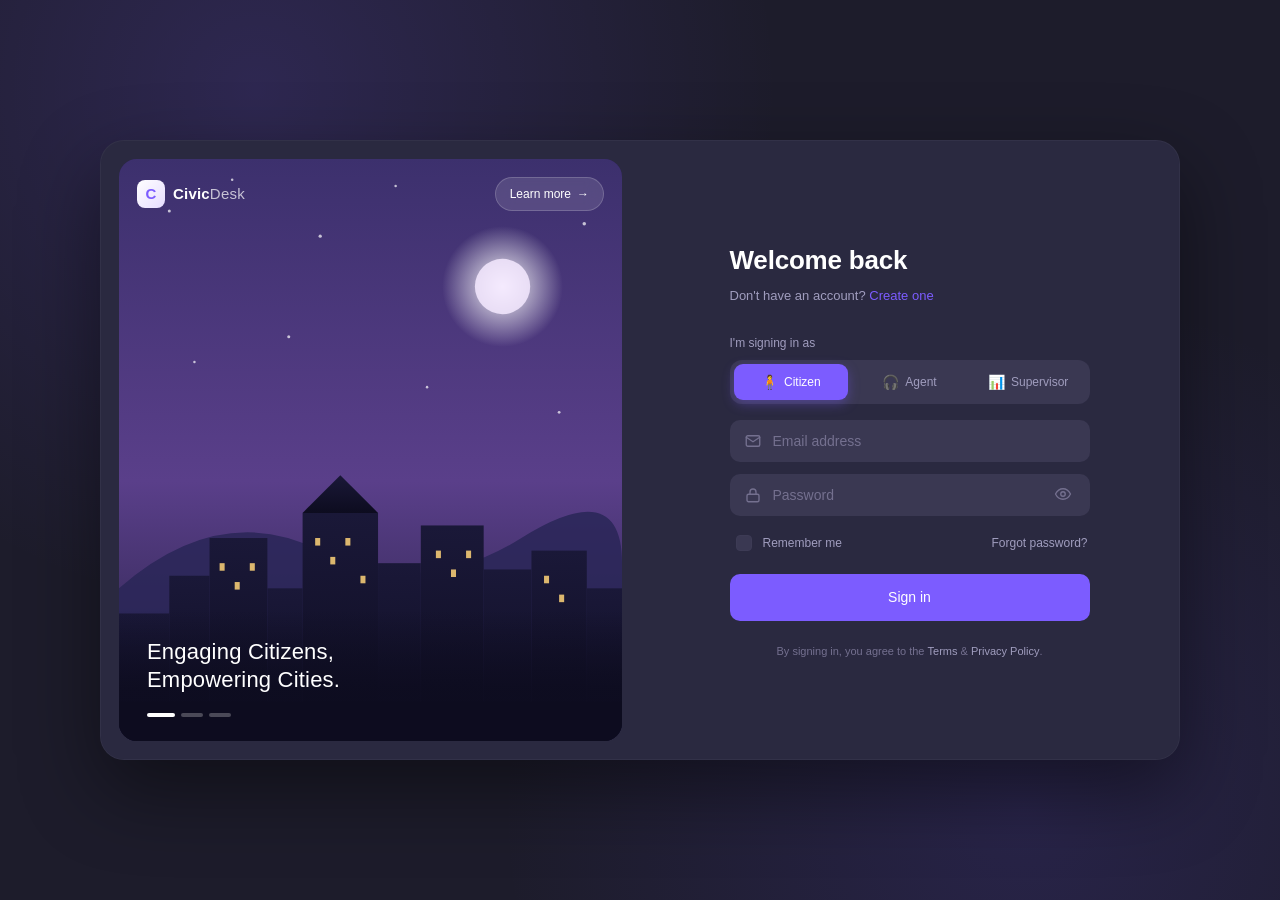
<file: pages/settings.html>
<!doctype html>
<html lang="en">
<head>
  <meta charset="utf-8" />
  <meta name="viewport" content="width=device-width, initial-scale=1" />
  <title>Settings — Civic Desk</title>
  <link rel="stylesheet" href="../styles/main.css" />
  <link rel="stylesheet" href="../styles/layout.css" />
  <link rel="stylesheet" href="../styles/components.css" />
  <link rel="stylesheet" href="../styles/a11y.css" />
  <script src="../scripts/theme.js"></script>
</head>
<body>
  <div data-app-shell>
    <main class="app-main">
      <div class="page-header">
        <div>
          <nav class="breadcrumbs"><span><a href="agent-dashboard.html">Dashboard</a></span><span>Settings</span></nav>
          <h1>Settings</h1>
        </div>
      </div>

      <div class="grid grid-2">
        <section class="card">
          <div class="card__header"><h2 class="card__title">Profile</h2></div>
          <div class="card__body">
            <form class="form-grid">
              <div class="form-field"><label>Display name</label><input value="Sam Park" /></div>
              <div class="form-field"><label>Email</label><input type="email" value="sam.park@city.gov" /></div>
              <div class="form-field"><label>Role</label>
                <select><option>Service Agent</option><option>Supervisor</option></select>
              </div>
              <button class="btn btn--primary" type="button">Save changes</button>
            </form>
          </div>
        </section>

        <section class="card">
          <div class="card__header"><h2 class="card__title">Notifications</h2></div>
          <div class="card__body">
            <label class="flex items-center gap-2"><input type="checkbox" checked /> Loyalty milestone alerts</label>
            <label class="flex items-center gap-2 mt-2"><input type="checkbox" checked /> Escalation notifications</label>
            <label class="flex items-center gap-2 mt-2"><input type="checkbox" /> Weekly insights digest</label>
          </div>
        </section>
      </div>
    </main>
  </div>

  <script src="../scripts/mock-data.js"></script>
  <script src="../scripts/services.js"></script>
  <script src="../scripts/toast.js"></script>
  <script src="../scripts/app.js"></script>
  <script src="../scripts/search.js"></script>
</body>
</html>
</file>
<file: styles/main.css>
/* =========================================================
   Smart Civic Engagement Desk — Design Tokens & Base
   ========================================================= */

:root {
  /* ---- Color tokens — light, modern civic palette
     (the dark sign-in / register UI uses its own --auth-* tokens) ---- */
  --color-bg: #f5f6fb;
  --color-surface: #ffffff;
  --color-surface-alt: #f9fafd;
  --color-surface-hi: #eef0f8;        /* slightly stronger (hover, active rows) */
  --color-border: #e2e5ee;
  --color-border-strong: #cdd2e0;

  --color-text: #1c1d2b;
  --color-text-muted: #5d6480;
  --color-text-subtle: #8a90a8;

  --color-primary: #6a4cf0;           /* signature purple */
  --color-primary-hover: #5638dc;
  --color-primary-soft: rgba(106, 76, 240, 0.10);

  --color-accent: #16a34a;            /* success green */
  --color-accent-soft: rgba(22, 163, 74, 0.10);

  --color-warn: #d97706;
  --color-warn-soft: rgba(217, 119, 6, 0.10);
  --color-danger: #dc2626;
  --color-danger-soft: rgba(220, 38, 38, 0.10);
  --color-info: #2563eb;
  --color-info-soft: rgba(37, 99, 235, 0.10);

  --color-tier-bronze: #a4612d;
  --color-tier-silver: #6b7585;
  --color-tier-gold:   #b88514;
  --color-tier-platinum: #4f5fc0;

  /* Spacing */
  --space-1: 4px;
  --space-2: 8px;
  --space-3: 12px;
  --space-4: 16px;
  --space-5: 20px;
  --space-6: 24px;
  --space-8: 32px;
  --space-10: 40px;
  --space-12: 48px;

  /* Radius */
  --radius-sm: 6px;
  --radius-md: 10px;
  --radius-lg: 14px;
  --radius-pill: 999px;

  /* Shadows (soft for light UI) */
  --shadow-xs: 0 1px 2px rgba(20, 22, 40, 0.05);
  --shadow-sm: 0 1px 2px rgba(20, 22, 40, 0.06), 0 1px 3px rgba(20, 22, 40, 0.04);
  --shadow-md: 0 6px 18px rgba(20, 22, 40, 0.08);
  --shadow-lg: 0 18px 40px rgba(20, 22, 40, 0.12);

  /* Layout */
  --header-h: 60px;
  --sidebar-w: 240px;
  --sidebar-w-collapsed: 64px;

  /* Typography */
  --font-sans: -apple-system, BlinkMacSystemFont, "Segoe UI", Roboto,
    "Helvetica Neue", Arial, sans-serif;
  --font-mono: ui-monospace, SFMono-Regular, Menlo, Consolas, monospace;
}

/* ---- Dark theme override
   Activated by [data-theme="dark"] on <html> (set by app.js / theme.js,
   persisted to localStorage so it survives reloads). All component CSS
   reads from these tokens, so flipping the attribute re-skins the app. ---- */
:root[data-theme="dark"] {
  --color-bg: #1d1c2b;
  --color-surface: #2a2940;
  --color-surface-alt: #232238;
  --color-surface-hi: #34324b;
  --color-border: #3d3b55;
  --color-border-strong: #4a4866;

  --color-text: #f3f1ff;
  --color-text-muted: #a09dbe;
  --color-text-subtle: #74708f;

  --color-primary: #7c5cff;
  --color-primary-hover: #6a48f0;
  --color-primary-soft: rgba(124, 92, 255, 0.16);

  --color-accent: #4ade80;
  --color-accent-soft: rgba(74, 222, 128, 0.14);

  --color-warn: #fbbf24;
  --color-warn-soft: rgba(251, 191, 36, 0.14);
  --color-danger: #f87171;
  --color-danger-soft: rgba(248, 113, 113, 0.14);
  --color-info: #60a5fa;
  --color-info-soft: rgba(96, 165, 250, 0.14);

  --color-tier-bronze: #c08457;
  --color-tier-silver: #b8c2d0;
  --color-tier-gold:   #f3c969;
  --color-tier-platinum: #b6c4ff;

  --shadow-xs: 0 1px 2px rgba(0, 0, 0, 0.25);
  --shadow-sm: 0 1px 3px rgba(0, 0, 0, 0.3), 0 1px 2px rgba(0, 0, 0, 0.18);
  --shadow-md: 0 6px 18px rgba(0, 0, 0, 0.35);
  --shadow-lg: 0 18px 40px rgba(0, 0, 0, 0.45);
}

:root[data-theme="dark"] body {
  background:
    radial-gradient(circle at 18% 8%, rgba(124, 92, 255, 0.10), transparent 45%),
    radial-gradient(circle at 88% 92%, rgba(91, 71, 209, 0.10), transparent 45%),
    var(--color-bg);
}

/* ---- Reset ---- */
*, *::before, *::after { box-sizing: border-box; }
html, body { margin: 0; padding: 0; }
button { font: inherit; cursor: pointer; }
a { color: inherit; text-decoration: none; }
input, select, textarea, button { font-family: inherit; }
img { max-width: 100%; display: block; }
table { border-collapse: collapse; width: 100%; }

/* ---- Base ---- */
body {
  font-family: var(--font-sans);
  font-size: 14px;
  line-height: 1.5;
  color: var(--color-text);
  background:
    radial-gradient(circle at 18% 8%, rgba(106, 76, 240, 0.06), transparent 45%),
    radial-gradient(circle at 88% 92%, rgba(106, 76, 240, 0.05), transparent 45%),
    var(--color-bg);
  background-attachment: fixed;
  -webkit-font-smoothing: antialiased;
}

h1, h2, h3, h4 { margin: 0 0 var(--space-3); font-weight: 600; color: var(--color-text); }
h1 { font-size: 22px; }
h2 { font-size: 18px; }
h3 { font-size: 16px; }
h4 { font-size: 14px; }

p { margin: 0 0 var(--space-3); }
small, .text-muted { color: var(--color-text-muted); font-size: 12px; }
.text-subtle { color: var(--color-text-subtle); }

/* ---- Utilities ---- */
.flex      { display: flex; }
.flex-col  { display: flex; flex-direction: column; }
.items-center { align-items: center; }
.justify-between { justify-content: space-between; }
.gap-2 { gap: var(--space-2); }
.gap-3 { gap: var(--space-3); }
.gap-4 { gap: var(--space-4); }
.mt-2  { margin-top: var(--space-2); }
.mt-3  { margin-top: var(--space-3); }
.mt-4  { margin-top: var(--space-4); }
.mt-6  { margin-top: var(--space-6); }
.mb-2  { margin-bottom: var(--space-2); }
.mb-3  { margin-bottom: var(--space-3); }
.mb-4  { margin-bottom: var(--space-4); }
.mb-6  { margin-bottom: var(--space-6); }
.w-full { width: 100%; }
.hidden { display: none !important; }

/* Visually hide content but keep it accessible to screen readers */
.sr-only {
  position: absolute !important;
  width: 1px; height: 1px;
  padding: 0; margin: -1px;
  overflow: hidden; clip: rect(0, 0, 0, 0);
  white-space: nowrap; border: 0;
}

.grid { display: grid; gap: var(--space-4); }
.grid-2 { grid-template-columns: repeat(2, minmax(0, 1fr)); }
.grid-3 { grid-template-columns: repeat(3, minmax(0, 1fr)); }
.grid-4 { grid-template-columns: repeat(4, minmax(0, 1fr)); }

@media (max-width: 1100px) {
  .grid-4 { grid-template-columns: repeat(2, 1fr); }
  .grid-3 { grid-template-columns: repeat(2, 1fr); }
}
@media (max-width: 700px) {
  .grid-4, .grid-3, .grid-2 { grid-template-columns: 1fr; }
}
</file>
<file: styles/components.css>
/* =========================================================
   Reusable Components: cards, badges, tables, forms, modals
   ========================================================= */

/* ---- Buttons ----
   Color semantics:
     primary  (purple)  — main CTAs / commits      e.g. New case, Sign in, Save
     success  (green)   — positive resolution      e.g. Resolve, Approve, Enroll
     info     (blue)    — outreach / messaging     e.g. Send, Thank, Reach out
     warn     (amber)   — needs attention          e.g. Escalate, Reassign
     danger   (red)     — destructive / withdraw   e.g. Withdraw, Delete, Reject
     ghost    (neutral) — secondary / Cancel / Back / Open / Export
*/
.btn {
  display: inline-flex; align-items: center; justify-content: center;
  gap: var(--space-2);
  height: 36px;
  padding: 0 var(--space-4);
  border-radius: var(--radius-md);
  border: 1px solid transparent;
  font-size: 13px; font-weight: 500;
  background: var(--color-surface-hi);
  color: var(--color-text);
  transition: background 0.15s, border-color 0.15s, color 0.15s, box-shadow 0.15s, transform 0.05s;
  text-decoration: none;       /* in case <a> uses .btn */
}
.btn:hover { background: var(--color-border); }
.btn:active { transform: translateY(1px); }
.btn:disabled,
.btn[disabled] { opacity: 0.5; cursor: not-allowed; }

/* Primary (purple) */
.btn--primary {
  background: var(--color-primary);
  color: #fff;
  border-color: var(--color-primary);
}
.btn--primary:hover {
  background: var(--color-primary-hover);
  border-color: var(--color-primary-hover);
}

/* Success (green) — resolve, approve, enroll */
.btn--success {
  background: var(--color-accent);
  color: #fff;
  border-color: var(--color-accent);
}
.btn--success:hover {
  background: #138a3f;
  border-color: #138a3f;
}

/* Info (blue) — outreach, send, thank, reach out */
.btn--info {
  background: var(--color-info);
  color: #fff;
  border-color: var(--color-info);
}
.btn--info:hover {
  background: #1d4ed8;
  border-color: #1d4ed8;
}

/* Warn (amber) — escalate, needs-attention actions */
.btn--warn {
  background: var(--color-warn);
  color: #ffffff;
  border-color: var(--color-warn);
}
.btn--warn:hover {
  background: #b45309;
  border-color: #b45309;
}

/* Danger (red) — destructive */
.btn--danger {
  background: var(--color-danger);
  color: #fff;
  border-color: var(--color-danger);
}
.btn--danger:hover {
  background: #b91c1c;
  border-color: #b91c1c;
}

/* Ghost (neutral secondary) */
.btn--ghost {
  background: transparent;
  border-color: var(--color-border);
  color: var(--color-text-muted);
}
.btn--ghost:hover {
  background: var(--color-surface-hi);
  color: var(--color-text);
  border-color: var(--color-border-strong);
}

/* Soft-tinted ghost variants — same hue as the semantic color
   but lighter, for low-emphasis secondary actions */
.btn--ghost-success {
  background: var(--color-accent-soft);
  border-color: transparent;
  color: var(--color-accent);
}
.btn--ghost-success:hover {
  background: var(--color-accent);
  color: #fff;
}
.btn--ghost-info {
  background: var(--color-info-soft);
  border-color: transparent;
  color: var(--color-info);
}
.btn--ghost-info:hover {
  background: var(--color-info);
  color: #fff;
}
.btn--ghost-warn {
  background: var(--color-warn-soft);
  border-color: transparent;
  color: var(--color-warn);
}
.btn--ghost-warn:hover {
  background: var(--color-warn);
  color: #fff;
}
.btn--ghost-danger {
  background: var(--color-danger-soft);
  border-color: transparent;
  color: var(--color-danger);
}
.btn--ghost-danger:hover {
  background: var(--color-danger);
  color: #fff;
}

.btn--sm { height: 30px; padding: 0 var(--space-3); font-size: 12px; }
.btn--block { width: 100%; }

.btn-group { display: inline-flex; gap: var(--space-2); flex-wrap: wrap; }

/* ---- Cards ---- */
.card {
  background: var(--color-surface);
  border: 1px solid var(--color-border);
  border-radius: var(--radius-lg);
  box-shadow: var(--shadow-xs);
}
.card__header {
  padding: var(--space-4) var(--space-5);
  border-bottom: 1px solid var(--color-border);
  display: flex; align-items: center; justify-content: space-between;
  gap: var(--space-3);
}
.card__title { font-size: 14px; font-weight: 600; margin: 0; }
.card__subtitle { font-size: 12px; color: var(--color-text-muted); }
.card__body { padding: var(--space-5); }
.card__footer {
  padding: var(--space-3) var(--space-5);
  border-top: 1px solid var(--color-border);
  background: var(--color-surface-alt);
  border-radius: 0 0 var(--radius-lg) var(--radius-lg);
}

/* ---- KPI / Summary Card ---- */
.kpi-card {
  background: var(--color-surface);
  border: 1px solid var(--color-border);
  border-radius: var(--radius-lg);
  padding: var(--space-5);
  box-shadow: var(--shadow-xs);
}
.kpi-card__label {
  font-size: 12px; color: var(--color-text-muted);
  text-transform: uppercase; letter-spacing: 0.04em;
  margin-bottom: var(--space-2);
}
.kpi-card__value {
  font-size: 26px; font-weight: 700; color: var(--color-text);
  line-height: 1.1;
}
.kpi-card__delta {
  font-size: 12px; margin-top: var(--space-2);
  display: inline-flex; align-items: center; gap: 4px;
}
.kpi-card__delta.up   { color: var(--color-accent); }
.kpi-card__delta.down { color: var(--color-danger); }

/* ---- Badges ---- */
.badge {
  display: inline-flex; align-items: center; gap: 4px;
  padding: 2px 8px;
  font-size: 11px; font-weight: 600;
  border-radius: var(--radius-pill);
  background: var(--color-surface-alt);
  color: var(--color-text-muted);
  border: 1px solid var(--color-border);
}
.badge--info    { background: var(--color-info-soft); color: var(--color-info); border-color: transparent; }
.badge--success { background: var(--color-accent-soft); color: var(--color-accent); border-color: transparent; }
.badge--warn    { background: var(--color-warn-soft); color: var(--color-warn); border-color: transparent; }
.badge--danger  { background: var(--color-danger-soft); color: var(--color-danger); border-color: transparent; }

.tier-badge {
  display: inline-flex; align-items: center; gap: 6px;
  padding: 4px 10px;
  border-radius: var(--radius-pill);
  font-size: 12px; font-weight: 600;
  background: var(--color-surface-alt);
  border: 1px solid var(--color-border);
}
.tier-badge::before {
  content: ""; width: 8px; height: 8px; border-radius: 50%; background: currentColor;
}
.tier-badge.bronze   { color: var(--color-tier-bronze); }
.tier-badge.silver   { color: var(--color-tier-silver); }
.tier-badge.gold     { color: var(--color-tier-gold); }
.tier-badge.platinum { color: var(--color-tier-platinum); }

/* ---- Avatar ---- */
.avatar {
  width: 36px; height: 36px; border-radius: 50%;
  background: var(--color-primary-soft);
  color: var(--color-primary);
  display: inline-flex; align-items: center; justify-content: center;
  font-weight: 600; font-size: 13px;
  flex-shrink: 0;
}
.avatar--sm { width: 28px; height: 28px; font-size: 11px; }
.avatar--lg { width: 56px; height: 56px; font-size: 18px; }

/* ---- Tables ---- */
.data-table {
  width: 100%;
  font-size: 13px;
}
.data-table th, .data-table td {
  text-align: left;
  padding: var(--space-3) var(--space-4);
  border-bottom: 1px solid var(--color-border);
  vertical-align: middle;
  color: var(--color-text);
}
.data-table th {
  background: var(--color-surface-alt);
  font-weight: 600;
  font-size: 11px;
  color: var(--color-text-subtle);
  text-transform: uppercase;
  letter-spacing: 0.06em;
}
.data-table tbody tr:hover { background: var(--color-surface-hi); }
.data-table tbody tr:last-child td { border-bottom: none; }
.data-table .row-actions { text-align: right; }

/* ---- Forms ---- */
.form-grid { display: grid; gap: var(--space-4); }
.form-grid--2 { grid-template-columns: 1fr 1fr; }
@media (max-width: 700px) { .form-grid--2 { grid-template-columns: 1fr; } }

.form-field { display: flex; flex-direction: column; gap: 6px; }
.form-field label {
  font-size: 12px; font-weight: 600; color: var(--color-text-muted);
}
.form-field input,
.form-field select,
.form-field textarea {
  height: 38px;
  padding: 0 var(--space-3);
  border: 1px solid transparent;
  border-radius: var(--radius-md);
  background: var(--color-surface-hi);
  font-size: 13px;
  color: var(--color-text);
}
.form-field input::placeholder,
.form-field textarea::placeholder { color: var(--color-text-subtle); }
.form-field textarea { height: auto; padding: 10px var(--space-3); min-height: 90px; }
.form-field input:focus,
.form-field select:focus,
.form-field textarea:focus {
  outline: none;
  border-color: var(--color-primary);
  box-shadow: 0 0 0 3px var(--color-primary-soft);
}

/* ---- Filter bar ---- */
.filter-bar {
  display: flex; align-items: center; flex-wrap: wrap;
  gap: var(--space-3);
  background: var(--color-surface);
  border: 1px solid var(--color-border);
  border-radius: var(--radius-lg);
  padding: var(--space-3) var(--space-4);
  margin-bottom: var(--space-4);
}
.filter-bar select,
.filter-bar input {
  height: 32px;
  padding: 0 var(--space-3);
  border: 1px solid transparent;
  border-radius: var(--radius-md);
  background: var(--color-surface-hi);
  color: var(--color-text);
  font-size: 12px;
}
.filter-bar select:focus, .filter-bar input:focus {
  outline: none; border-color: var(--color-primary);
}

/* ---- Tabs ---- */
.tabs {
  display: flex; gap: var(--space-1);
  border-bottom: 1px solid var(--color-border);
  margin-bottom: var(--space-5);
}
.tab {
  padding: 10px var(--space-4);
  font-size: 13px; font-weight: 500;
  color: var(--color-text-muted);
  border: none; background: transparent;
  border-bottom: 2px solid transparent;
  margin-bottom: -1px;
}
.tab:hover { color: var(--color-text); }
.tab.is-active {
  color: var(--color-primary);
  border-bottom-color: var(--color-primary);
}

/* ---- Timeline ---- */
.timeline { position: relative; padding-left: 24px; }
.timeline::before {
  content: ""; position: absolute;
  left: 7px; top: 6px; bottom: 6px; width: 2px;
  background: var(--color-border);
}
.timeline__item { position: relative; padding-bottom: var(--space-5); }
.timeline__item::before {
  content: ""; position: absolute;
  left: -21px; top: 6px;
  width: 12px; height: 12px;
  border-radius: 50%;
  background: var(--color-bg);
  border: 2px solid var(--color-primary);
}
.timeline__time { font-size: 11px; color: var(--color-text-subtle); }
.timeline__title { font-weight: 600; font-size: 13px; margin: 2px 0; }
.timeline__desc  { font-size: 12px; color: var(--color-text-muted); }

/* ---- Alert banners ---- */
.alert {
  display: flex; gap: var(--space-3); align-items: flex-start;
  padding: var(--space-3) var(--space-4);
  border-radius: var(--radius-md);
  border: 1px solid var(--color-border);
  background: var(--color-surface-alt);
  font-size: 13px;
  margin-bottom: var(--space-3);
}
.alert--warn    { background: var(--color-warn-soft); border-color: transparent; color: var(--color-warn); }
.alert--danger  { background: var(--color-danger-soft); border-color: transparent; color: var(--color-danger); }
.alert--info    { background: var(--color-info-soft); border-color: transparent; color: var(--color-info); }
.alert--success { background: var(--color-accent-soft); border-color: transparent; color: var(--color-accent); }
.alert__icon { font-size: 16px; }

/* ---- Empty / loading states ---- */
.empty-state {
  text-align: center;
  padding: var(--space-8) var(--space-4);
  color: var(--color-text-muted);
  border: 1px dashed var(--color-border);
  border-radius: var(--radius-lg);
}
.empty-state__icon { font-size: 28px; margin-bottom: var(--space-2); opacity: 0.7; }

.skeleton {
  background: linear-gradient(90deg,
    var(--color-surface-alt) 25%,
    var(--color-surface-hi) 50%,
    var(--color-surface-alt) 75%);
  background-size: 200% 100%;
  animation: skel 1.4s infinite;
  border-radius: var(--radius-sm);
}
.skeleton--line { height: 12px; margin: 6px 0; }
@keyframes skel {
  0%   { background-position: 200% 0; }
  100% { background-position: -200% 0; }
}

/* ---- Modals ---- */
.modal-overlay {
  position: fixed; inset: 0;
  background: rgba(8, 7, 18, 0.65);
  backdrop-filter: blur(2px);
  display: none;
  align-items: center; justify-content: center;
  z-index: 100;
  padding: var(--space-4);
}
.modal-overlay.is-open { display: flex; }
.modal {
  background: var(--color-surface);
  border-radius: var(--radius-lg);
  width: 100%; max-width: 520px;
  max-height: 90vh; overflow: auto;
  box-shadow: var(--shadow-lg);
}
.modal__header {
  padding: var(--space-4) var(--space-5);
  border-bottom: 1px solid var(--color-border);
  display: flex; justify-content: space-between; align-items: center;
}
.modal__title { font-size: 15px; font-weight: 600; }
.modal__close {
  background: transparent; border: none; font-size: 20px;
  color: var(--color-text-muted);
}
.modal__body { padding: var(--space-5); }
.modal__footer {
  padding: var(--space-4) var(--space-5);
  border-top: 1px solid var(--color-border);
  display: flex; justify-content: flex-end; gap: var(--space-2);
}

/* ---- Profile summary ---- */
.profile-summary {
  display: flex; gap: var(--space-5); align-items: center;
  flex-wrap: wrap;
}
.profile-summary__meta { line-height: 1.4; }
.profile-summary__name { font-size: 20px; font-weight: 700; margin: 0 0 2px; }
.profile-summary__sub  { font-size: 12px; color: var(--color-text-muted); }
.profile-summary__stats {
  display: flex; gap: var(--space-6); margin-left: auto; flex-wrap: wrap;
}
.profile-stat__label { font-size: 11px; color: var(--color-text-muted); text-transform: uppercase; }
.profile-stat__value { font-size: 18px; font-weight: 700; }

/* ---- Chart placeholder ---- */
.chart-placeholder {
  height: 220px;
  background:
    repeating-linear-gradient(
      45deg,
      var(--color-surface-alt),
      var(--color-surface-alt) 10px,
      var(--color-surface-hi) 10px,
      var(--color-surface-hi) 20px
    );
  border: 1px dashed var(--color-border);
  border-radius: var(--radius-md);
  display: flex; align-items: center; justify-content: center;
  color: var(--color-text-subtle);
  font-size: 12px;
}

/* ---- Recommendation / AI card ---- */
.reco-card {
  border: 1px solid var(--color-border);
  border-radius: var(--radius-md);
  padding: var(--space-4);
  display: flex; gap: var(--space-3);
  background: var(--color-surface);
  transition: opacity 0.2s;
}
.reco-card.is-applied { opacity: 0.55; }
.reco-card__icon {
  width: 32px; height: 32px; border-radius: var(--radius-sm);
  background: var(--color-primary-soft); color: var(--color-primary);
  display: inline-flex; align-items: center; justify-content: center;
  font-size: 16px; flex-shrink: 0;
}
.reco-card__title { font-weight: 600; font-size: 13px; }
.reco-card__why   { font-size: 12px; color: var(--color-text-muted); margin-top: 2px; }
.reco-card__actions { margin-top: var(--space-3); }

/* ---- Toasts ---- */
.toast-container {
  position: fixed;
  top: 16px; right: 16px;
  display: flex; flex-direction: column; gap: 8px;
  z-index: 200;
  pointer-events: none;
}
.toast {
  pointer-events: auto;
  display: flex; align-items: flex-start; gap: 10px;
  min-width: 260px; max-width: 360px;
  padding: 10px 12px;
  background: var(--color-surface);
  border: 1px solid var(--color-border);
  border-left: 4px solid var(--color-primary);
  border-radius: var(--radius-md);
  box-shadow: var(--shadow-md);
  opacity: 0;
  transform: translateX(8px);
  transition: opacity 0.15s, transform 0.15s;
  font-size: 13px;
}
.toast.is-visible { opacity: 1; transform: translateX(0); }
.toast--success { border-left-color: var(--color-accent); }
.toast--info    { border-left-color: var(--color-info); }
.toast--warn    { border-left-color: var(--color-warn); }
.toast--danger  { border-left-color: var(--color-danger); }
.toast__icon { font-size: 14px; line-height: 1.2; }
.toast__msg  { flex: 1; }
.toast__close {
  background: transparent; border: none; color: var(--color-text-muted);
  font-size: 16px; cursor: pointer; padding: 0 2px;
}

/* ---- Tier progress bar ---- */
.tier-progress {
  display: flex; flex-direction: column; gap: 6px;
}
.tier-progress__bar {
  position: relative;
  height: 8px;
  background: var(--color-border);
  border-radius: var(--radius-pill);
  overflow: hidden;
}
.tier-progress__fill {
  position: absolute; top: 0; left: 0; bottom: 0;
  background: linear-gradient(90deg, var(--color-primary), var(--color-accent));
  border-radius: var(--radius-pill);
  transition: width 0.3s ease;
}
.tier-progress__meta {
  display: flex; justify-content: space-between;
  font-size: 11px; color: var(--color-text-muted);
}

/* ---- Star rating input ---- */
.rating-input {
  display: inline-flex; gap: 4px;
  font-size: 24px; cursor: pointer;
}
.rating-input button {
  background: none; border: none; padding: 0;
  color: var(--color-border-strong); cursor: pointer;
  line-height: 1;
}
.rating-input button.is-on,
.rating-input button.is-hover { color: var(--color-warn); }

/* ---- Login ---- */
.login-shell {
  min-height: 100vh;
  display: grid;
  grid-template-columns: 1fr 1fr;
}
@media (max-width: 900px) { .login-shell { grid-template-columns: 1fr; } }

.login-hero {
  background: linear-gradient(135deg, var(--color-primary) 0%, #2c5fa8 100%);
  color: #fff;
  padding: var(--space-12) var(--space-10);
  display: flex; flex-direction: column; justify-content: space-between;
}
.login-hero h1 { color: #fff; font-size: 28px; }
.login-hero p  { color: rgba(255,255,255,0.85); max-width: 380px; }
.login-hero ul { padding-left: 18px; color: rgba(255,255,255,0.85); }
.login-hero ul li { margin-bottom: 6px; }
@media (max-width: 900px) { .login-hero { display: none; } }

.login-panel {
  display: flex; align-items: center; justify-content: center;
  padding: var(--space-10);
}
.login-card {
  width: 100%; max-width: 380px;
}
.login-card h2 { font-size: 22px; margin-bottom: 4px; }
.login-card p  { color: var(--color-text-muted); margin-bottom: var(--space-5); }

.role-picker {
  display: grid; gap: var(--space-2); margin-top: var(--space-3);
}
.role-picker__btn {
  text-align: left;
  padding: var(--space-3) var(--space-4);
  border: 1px solid var(--color-border);
  border-radius: var(--radius-md);
  background: var(--color-surface);
  font-size: 13px;
  display: flex; gap: var(--space-3); align-items: center;
}
.role-picker__btn:hover { border-color: var(--color-primary); }
.role-picker__btn.is-selected {
  border-color: var(--color-primary);
  background: var(--color-primary-soft);
  box-shadow: 0 0 0 3px rgba(31,75,142,0.12);
}
.role-picker__btn .role-icon {
  width: 32px; height: 32px; border-radius: 50%;
  background: var(--color-primary-soft); color: var(--color-primary);
  display: inline-flex; align-items: center; justify-content: center;
}
.role-picker__btn small { display: block; color: var(--color-text-muted); }

/* Login divider */
.login-divider {
  display: flex; align-items: center; gap: var(--space-3);
  margin: var(--space-5) 0 var(--space-3);
  color: var(--color-text-muted); font-size: 12px;
}
.login-divider::before, .login-divider::after {
  content: ""; flex: 1; height: 1px; background: var(--color-border);
}
.btn--accent {
  background: var(--color-accent); color: #fff; border-color: var(--color-accent);
}
.btn--accent:hover { background: #0c7a61; border-color: #0c7a61; }
.text-center { text-align: center; }

/* ---- Registration wizard ---- */
.register-card { max-width: 540px; }
.register-help {
  background: rgba(255,255,255,0.08);
  border: 1px solid rgba(255,255,255,0.18);
  border-radius: var(--radius-md);
  padding: var(--space-4);
  color: rgba(255,255,255,0.9);
  font-size: 13px;
}
.register-help ul { padding-left: 18px; }
.register-help li { margin-bottom: 4px; }

.stepper {
  display: flex; gap: var(--space-2);
  list-style: none; padding: 0; margin: 0 0 var(--space-5);
  counter-reset: step;
}
.stepper__item {
  flex: 1;
  display: flex; align-items: center; gap: var(--space-2);
  font-size: 12px; color: var(--color-text-muted);
  position: relative;
}
.stepper__item:not(:last-child)::after {
  content: ""; position: absolute; top: 14px; left: 32px; right: -4px;
  height: 2px; background: var(--color-border); z-index: 0;
}
.stepper__num {
  width: 28px; height: 28px; border-radius: 50%;
  display: inline-flex; align-items: center; justify-content: center;
  background: var(--color-surface); border: 2px solid var(--color-border);
  font-weight: 600; color: var(--color-text-muted);
  position: relative; z-index: 1;
}
.stepper__label { white-space: nowrap; }
.stepper__item.is-active { color: var(--color-primary); font-weight: 600; }
.stepper__item.is-active .stepper__num {
  background: var(--color-primary); color: #fff; border-color: var(--color-primary);
}
.stepper__item.is-done .stepper__num {
  background: var(--color-accent); color: #fff; border-color: var(--color-accent);
}
.stepper__item.is-done:not(:last-child)::after { background: var(--color-accent); }

.reg-step { display: none; }
.reg-step.is-active { display: block; }
.reg-step h2 { font-size: 20px; margin-bottom: 4px; }
.reg-step > p { color: var(--color-text-muted); margin-bottom: var(--space-4); }

.reg-actions {
  display: flex; justify-content: space-between; gap: var(--space-3);
  margin-top: var(--space-5);
  padding-top: var(--space-4);
  border-top: 1px solid var(--color-border);
}

.checkbox-row {
  display: flex; gap: var(--space-4); flex-wrap: wrap;
  align-items: center; font-size: 14px;
}
.checkbox-row label { display: inline-flex; align-items: center; gap: 6px; }
.checkbox-grid {
  display: grid; grid-template-columns: 1fr 1fr; gap: var(--space-2);
  font-size: 14px;
}
.checkbox-grid label { display: inline-flex; align-items: center; gap: 6px; }

.form-hint { color: var(--color-text-muted); font-size: 12px; margin-top: 4px; display: block; }

.pw-meter {
  height: 6px; background: var(--color-border); border-radius: 3px;
  margin-top: 6px; overflow: hidden;
}
.pw-meter span {
  display: block; height: 100%; width: 0%;
  background: var(--color-danger); transition: width 0.2s, background 0.2s;
}
.pw-meter span[data-strength="2"] { background: var(--color-warn); }
.pw-meter span[data-strength="3"] { background: var(--color-info); }
.pw-meter span[data-strength="4"] { background: var(--color-accent); }

.review-card {
  border: 1px solid var(--color-border);
  border-radius: var(--radius-md);
  background: var(--color-surface-alt);
  padding: var(--space-4);
}
.review-row {
  display: flex; justify-content: space-between; gap: var(--space-3);
  padding: 6px 0;
  border-bottom: 1px dashed var(--color-border);
  font-size: 14px;
}
.review-row:last-child { border-bottom: none; }
.review-row__label { color: var(--color-text-muted); }
.review-row__value { color: var(--color-text); font-weight: 500; text-align: right; }

.callout {
  padding: var(--space-3); border-radius: var(--radius-md);
  font-size: 13px; border: 1px solid;
}
.callout--info {
  background: var(--color-info-soft); border-color: var(--color-info);
  color: var(--color-info);
}

.success-icon {
  width: 56px; height: 56px; border-radius: 50%;
  background: var(--color-accent); color: #fff;
  display: inline-flex; align-items: center; justify-content: center;
  font-size: 32px; margin-bottom: var(--space-3);
}
</file>
<file: styles/auth.css>
/* =========================================================
   Auth pages — modern dark theme (sign-in & registration)
   Self-contained: doesn't rely on .login-* legacy classes.
   ========================================================= */

:root {
  --auth-bg:        #1d1c2b;
  --auth-card:      #2a2940;
  --auth-card-2:    #232238;
  --auth-panel:     #2a2940;
  --auth-input:     #3a3852;
  --auth-input-focus: #46435f;
  --auth-border:    #3d3b55;
  --auth-text:      #f3f1ff;
  --auth-text-mut:  #a09dbe;
  --auth-text-sub:  #74708f;
  --auth-accent:    #7c5cff;
  --auth-accent-hov:#6a48f0;
  --auth-success:   #4ade80;
  --auth-danger:    #f87171;
  --auth-warn:      #fbbf24;
}

.auth-body {
  margin: 0;
  min-height: 100vh;
  background:
    radial-gradient(circle at 20% 10%, rgba(124,92,255,0.18), transparent 40%),
    radial-gradient(circle at 80% 90%, rgba(91,71,209,0.18), transparent 40%),
    var(--auth-bg);
  color: var(--auth-text);
  font-family: var(--font-sans);
  -webkit-font-smoothing: antialiased;
}

.auth-page {
  min-height: 100vh;
  display: flex; align-items: center; justify-content: center;
  padding: 32px 24px;
}

.auth-card {
  width: 100%; max-width: 1080px;
  background: var(--auth-card);
  border-radius: 24px;
  display: grid;
  grid-template-columns: 1fr 1fr;
  overflow: hidden;
  box-shadow: 0 30px 80px rgba(0,0,0,0.45), 0 1px 0 rgba(255,255,255,0.04) inset;
  border: 1px solid rgba(255,255,255,0.04);
  min-height: 620px;
}

/* ---------- Visual / brand panel ---------- */
.auth-visual {
  padding: 18px;
  background: var(--auth-card);
}
.auth-visual__inner {
  position: relative;
  height: 100%;
  border-radius: 18px;
  overflow: hidden;
  background: linear-gradient(180deg, #2a2156 0%, #1a1638 100%);
  display: flex; flex-direction: column;
}

.auth-visual__top {
  position: absolute; top: 0; left: 0; right: 0;
  padding: 18px 18px 0;
  display: flex; justify-content: space-between; align-items: center;
  z-index: 2;
}
.auth-brand {
  display: inline-flex; align-items: center; gap: 8px;
  color: #fff; font-weight: 600; font-size: 15px; letter-spacing: 0.2px;
}
.auth-brand__mark {
  width: 28px; height: 28px; border-radius: 8px;
  background: linear-gradient(135deg, #fff 0%, #e6dcff 100%);
  color: var(--auth-accent);
  display: inline-flex; align-items: center; justify-content: center;
  font-weight: 700;
}
.auth-brand__name span { opacity: 0.7; font-weight: 400; }

.auth-pill {
  display: inline-flex; align-items: center; gap: 6px;
  padding: 7px 14px;
  background: rgba(255,255,255,0.12);
  backdrop-filter: blur(8px);
  border: 1px solid rgba(255,255,255,0.18);
  color: #fff; font-size: 12px; font-weight: 500;
  border-radius: 999px;
  transition: background 0.15s;
}
.auth-pill:hover { background: rgba(255,255,255,0.2); }

.auth-visual__art {
  position: absolute; inset: 0;
  z-index: 1;
}
.auth-visual__art svg { width: 100%; height: 100%; display: block; }

.auth-visual__bottom {
  position: relative;
  margin-top: auto;
  padding: 28px 28px 24px;
  z-index: 2;
  background: linear-gradient(180deg, transparent 0%, rgba(13,12,31,0.85) 60%);
}
.auth-visual__title {
  margin: 0 0 18px;
  color: #fff;
  font-size: 22px;
  line-height: 1.3;
  font-weight: 500;
  letter-spacing: 0.2px;
}

.auth-dots {
  display: flex; gap: 6px;
}
.auth-dot {
  width: 22px; height: 4px;
  border-radius: 999px;
  border: none;
  background: rgba(255,255,255,0.25);
  padding: 0;
  cursor: pointer;
  transition: background 0.2s, width 0.2s;
}
.auth-dot.is-active { background: #fff; width: 28px; }

/* ---------- Form panel ---------- */
.auth-form-panel {
  padding: 56px 56px;
  display: flex; align-items: center;
  background: var(--auth-card);
}
.auth-form-inner {
  width: 100%;
  max-width: 360px;
  margin: 0 auto;
}

.auth-form-header h1 {
  margin: 0 0 6px;
  color: #fff;
  font-size: 26px;
  font-weight: 600;
  letter-spacing: -0.2px;
}
.auth-form-header p {
  margin: 0 0 28px;
  color: var(--auth-text-mut);
  font-size: 13px;
}
.auth-link {
  color: var(--auth-accent);
  font-weight: 500;
  text-decoration: none;
}
.auth-link:hover { text-decoration: underline; }
.auth-link--muted { color: var(--auth-text-mut); }
.auth-link--muted:hover { color: var(--auth-text); }

/* Input fields */
.auth-form { display: flex; flex-direction: column; gap: 12px; }

/* Role selector (segmented) */
.auth-role-select {
  display: flex; flex-direction: column; gap: 8px;
  margin-bottom: 4px;
}
.auth-role-select__label {
  font-size: 12px;
  color: var(--auth-text-mut);
}
.auth-role-segments {
  display: grid;
  grid-template-columns: repeat(3, 1fr);
  gap: 4px;
  padding: 4px;
  background: var(--auth-input);
  border-radius: 12px;
}
.auth-role-seg {
  display: inline-flex; align-items: center; justify-content: center;
  gap: 6px;
  padding: 9px 8px;
  border: none;
  background: transparent;
  color: var(--auth-text-mut);
  font-size: 12px; font-weight: 500;
  border-radius: 9px;
  cursor: pointer;
  transition: background 0.15s, color 0.15s, box-shadow 0.15s;
}
.auth-role-seg:hover { color: var(--auth-text); }
.auth-role-seg.is-active {
  background: var(--auth-accent);
  color: #fff;
  box-shadow: 0 4px 12px rgba(124, 92, 255, 0.35);
}
.auth-role-seg span { font-size: 14px; line-height: 1; }
@media (max-width: 380px) {
  .auth-role-seg { padding: 9px 4px; font-size: 11px; }
}

.auth-field {
  position: relative;
  display: flex; align-items: center;
}
.auth-field__icon {
  position: absolute; left: 14px;
  display: inline-flex; align-items: center;
  color: var(--auth-text-sub);
  pointer-events: none;
}
.auth-field input {
  flex: 1;
  width: 100%;
  background: var(--auth-input);
  border: 1px solid transparent;
  border-radius: 10px;
  padding: 12px 14px 12px 42px;
  color: var(--auth-text);
  font-size: 14px;
  outline: none;
  transition: border-color 0.15s, background 0.15s;
}
.auth-field input::placeholder { color: var(--auth-text-sub); }
.auth-field input:focus {
  background: var(--auth-input-focus);
  border-color: var(--auth-accent);
}
.auth-field__toggle {
  position: absolute; right: 10px;
  background: transparent; border: none;
  color: var(--auth-text-sub);
  padding: 6px; border-radius: 6px;
  display: inline-flex;
  cursor: pointer;
}
.auth-field__toggle:hover { color: var(--auth-text); background: rgba(255,255,255,0.05); }
.auth-field__toggle.is-on { color: var(--auth-accent); }

/* Checkbox + helper row */
.auth-row {
  display: flex; justify-content: space-between; align-items: center;
  font-size: 12px;
  margin: 4px 2px 0;
}
.auth-checkbox {
  display: inline-flex; align-items: center; gap: 8px;
  color: var(--auth-text-mut);
  cursor: pointer;
  user-select: none;
}
.auth-checkbox input {
  appearance: none;
  width: 16px; height: 16px;
  border: 1.5px solid var(--auth-border);
  border-radius: 4px;
  background: var(--auth-input);
  display: inline-grid; place-content: center;
  cursor: pointer;
  transition: background 0.15s, border-color 0.15s;
}
.auth-checkbox input:checked {
  background: var(--auth-accent);
  border-color: var(--auth-accent);
}
.auth-checkbox input:checked::after {
  content: "";
  width: 9px; height: 5px;
  border: solid #fff; border-width: 0 0 2px 2px;
  transform: rotate(-45deg) translate(1px, -1px);
}

/* Buttons */
.auth-btn {
  display: inline-flex; align-items: center; justify-content: center;
  gap: 10px;
  padding: 12px 18px;
  border-radius: 10px;
  border: 1px solid transparent;
  font-size: 14px; font-weight: 500;
  cursor: pointer;
  transition: background 0.15s, border-color 0.15s, transform 0.05s;
}
.auth-btn:active { transform: translateY(1px); }
.auth-btn--primary {
  width: 100%;
  background: var(--auth-accent);
  color: #fff;
  margin-top: 8px;
}
.auth-btn--primary:hover { background: var(--auth-accent-hov); }
.auth-btn--social {
  flex: 1;
  background: transparent;
  border-color: var(--auth-border);
  color: var(--auth-text);
}
.auth-btn--social:hover {
  background: rgba(255,255,255,0.04);
  border-color: rgba(255,255,255,0.25);
}
.auth-social {
  display: flex; gap: 12px;
}

/* Divider */
.auth-divider {
  display: flex; align-items: center; gap: 12px;
  margin: 22px 0 18px;
  color: var(--auth-text-sub);
  font-size: 12px;
}
.auth-divider::before, .auth-divider::after {
  content: ""; flex: 1; height: 1px;
  background: var(--auth-border);
}

.auth-fineprint {
  margin: 22px 0 0;
  color: var(--auth-text-sub);
  font-size: 11px;
  text-align: center;
}

/* Inline error + hint copy under fields */
.auth-error {
  display: block;
  margin: 6px 2px 0;
  font-size: 12px;
  color: var(--auth-danger);
}
.auth-hint {
  display: block;
  margin: 6px 2px 0;
  font-size: 12px;
  color: var(--auth-text-sub);
}

/* Single-panel auth card (no visual side) */
.auth-card--single {
  max-width: 460px;
  grid-template-columns: 1fr;
}

/* Inline brand mark above a single-panel form */
.auth-brand--inline {
  display: inline-flex; align-items: center; gap: 10px;
  margin-bottom: 28px;
  text-decoration: none;
  color: var(--auth-text);
}

/* Anchor styled as a primary button */
.auth-btn--link {
  text-decoration: none;
  display: block;
  width: 100%;
  text-align: center;
  margin-top: 18px;
}

/* ---------- Responsive ---------- */
@media (max-width: 900px) {
  .auth-card { grid-template-columns: 1fr; max-width: 460px; min-height: 0; }
  .auth-visual { display: none; }
  .auth-form-panel { padding: 40px 28px; }
}

/* =========================================================
   Registration wizard overrides — reuse dark theme
   ========================================================= */
.auth-form-panel--wide {
  padding: 48px 48px;
}
.auth-form-panel--wide .auth-form-inner { max-width: 440px; }

.reg-stepper {
  display: flex; gap: 8px;
  list-style: none; margin: 0 0 24px; padding: 0;
}
.reg-stepper__item {
  flex: 1;
  font-size: 11px;
  color: var(--auth-text-sub);
  display: flex; align-items: center; gap: 8px;
  position: relative;
}
.reg-stepper__item:not(:last-child)::after {
  content: ""; position: absolute; left: 28px; right: -4px; top: 11px;
  height: 2px; background: var(--auth-border);
}
.reg-stepper__num {
  width: 24px; height: 24px; border-radius: 50%;
  background: var(--auth-input);
  border: 1.5px solid var(--auth-border);
  display: inline-flex; align-items: center; justify-content: center;
  font-weight: 600; color: var(--auth-text-mut);
  position: relative; z-index: 1;
  font-size: 12px;
}
.reg-stepper__item.is-active .reg-stepper__num {
  background: var(--auth-accent); border-color: var(--auth-accent); color: #fff;
}
.reg-stepper__item.is-active { color: var(--auth-text); font-weight: 500; }
.reg-stepper__item.is-done .reg-stepper__num {
  background: var(--auth-success); border-color: var(--auth-success); color: #0e2818;
}
.reg-stepper__item.is-done:not(:last-child)::after { background: var(--auth-success); }

.reg-step { display: none; }
.reg-step.is-active { display: block; }

.reg-roles {
  display: grid; gap: 10px; margin-top: 8px;
}
.reg-role {
  text-align: left;
  background: var(--auth-input);
  border: 1.5px solid transparent;
  border-radius: 12px;
  padding: 14px 16px;
  display: flex; gap: 14px; align-items: center;
  color: var(--auth-text);
  font-size: 13px;
  cursor: pointer;
  transition: border-color 0.15s, background 0.15s;
}
.reg-role:hover { background: var(--auth-input-focus); }
.reg-role.is-selected {
  border-color: var(--auth-accent);
  background: rgba(124,92,255,0.12);
}
.reg-role__icon {
  width: 38px; height: 38px; border-radius: 10px;
  background: rgba(124,92,255,0.18);
  color: var(--auth-accent);
  display: inline-grid; place-content: center;
  font-size: 18px;
  flex-shrink: 0;
}
.reg-role strong { display: block; color: #fff; font-weight: 600; margin-bottom: 2px; }
.reg-role small { color: var(--auth-text-mut); font-size: 12px; }

.reg-grid { display: grid; gap: 12px; }
.reg-grid--2 { grid-template-columns: 1fr 1fr; }
@media (max-width: 700px) { .reg-grid--2 { grid-template-columns: 1fr; } }

.reg-label {
  display: block;
  font-size: 12px;
  color: var(--auth-text-mut);
  margin-bottom: 6px;
}
.reg-input {
  width: 100%;
  background: var(--auth-input);
  border: 1px solid transparent;
  border-radius: 10px;
  padding: 11px 14px;
  color: var(--auth-text);
  font-size: 14px;
  outline: none;
}
.reg-input::placeholder { color: var(--auth-text-sub); }
.reg-input:focus { background: var(--auth-input-focus); border-color: var(--auth-accent); }
select.reg-input { appearance: none; background-image: url("data:image/svg+xml;utf8,<svg xmlns='http://www.w3.org/2000/svg' width='12' height='12' viewBox='0 0 24 24' fill='none' stroke='%23a09dbe' stroke-width='2' stroke-linecap='round' stroke-linejoin='round'><polyline points='6 9 12 15 18 9'/></svg>"); background-repeat: no-repeat; background-position: right 14px center; padding-right: 36px; }
textarea.reg-input { resize: vertical; min-height: 80px; }

.reg-hint {
  display: block;
  margin-top: 4px;
  font-size: 11px;
  color: var(--auth-text-sub);
}

.reg-check-grid {
  display: grid; grid-template-columns: 1fr 1fr; gap: 8px;
}
.reg-check {
  display: inline-flex; align-items: center; gap: 8px;
  font-size: 13px; color: var(--auth-text-mut);
  cursor: pointer;
}
.reg-check input[type="checkbox"],
.reg-check input[type="radio"] {
  appearance: none;
  width: 16px; height: 16px;
  border: 1.5px solid var(--auth-border);
  border-radius: 4px;
  background: var(--auth-input);
  display: inline-grid; place-content: center;
  cursor: pointer;
}
.reg-check input[type="radio"] { border-radius: 50%; }
.reg-check input:checked { background: var(--auth-accent); border-color: var(--auth-accent); }
.reg-check input[type="checkbox"]:checked::after {
  content: ""; width: 9px; height: 5px;
  border: solid #fff; border-width: 0 0 2px 2px;
  transform: rotate(-45deg) translate(1px, -1px);
}
.reg-check input[type="radio"]:checked::after {
  content: ""; width: 6px; height: 6px; border-radius: 50%; background: #fff;
}

.reg-callout {
  background: rgba(124,92,255,0.1);
  border: 1px solid rgba(124,92,255,0.3);
  border-radius: 10px;
  padding: 12px 14px;
  font-size: 12px;
  color: var(--auth-text);
}

.reg-pw-meter {
  height: 4px; background: var(--auth-border);
  border-radius: 999px; margin-top: 8px; overflow: hidden;
}
.reg-pw-meter span {
  display: block; height: 100%; width: 0%;
  background: var(--auth-danger);
  transition: width 0.2s, background 0.2s;
}
.reg-pw-meter span[data-strength="2"] { background: var(--auth-warn); }
.reg-pw-meter span[data-strength="3"] { background: #60a5fa; }
.reg-pw-meter span[data-strength="4"] { background: var(--auth-success); }

.reg-actions {
  display: flex; justify-content: space-between; gap: 12px;
  margin-top: 24px;
}
.reg-actions .auth-btn { flex: 0 0 auto; padding: 11px 20px; width: auto; margin: 0; }
.reg-actions .auth-btn--primary { background: var(--auth-accent); }
.reg-actions .auth-btn--ghost {
  background: transparent;
  color: var(--auth-text-mut);
  border-color: var(--auth-border);
}
.reg-actions .auth-btn--ghost:hover { background: rgba(255,255,255,0.04); color: var(--auth-text); }

.reg-review {
  background: var(--auth-input);
  border-radius: 12px;
  padding: 8px 16px;
}
.reg-review__row {
  display: flex; justify-content: space-between; gap: 12px;
  padding: 10px 0;
  border-bottom: 1px solid var(--auth-border);
  font-size: 13px;
}
.reg-review__row:last-child { border-bottom: none; }
.reg-review__label { color: var(--auth-text-mut); }
.reg-review__value { color: var(--auth-text); font-weight: 500; text-align: right; }

.reg-success {
  text-align: center;
}
.reg-success__icon {
  width: 64px; height: 64px; border-radius: 50%;
  background: var(--auth-success); color: #0e2818;
  display: inline-grid; place-content: center;
  font-size: 32px; font-weight: 700;
  margin: 0 auto 16px;
}

.reg-disabled { opacity: 0.55; pointer-events: none; }
</file>
<file: styles/a11y.css>
/* =========================================================
   Accessibility (WCAG 2.1 AA) — global rules
   Loaded after main.css/components.css/layout.css/auth.css.
   ========================================================= */

/* ---- Skip link (keyboard-first navigation aid) ---- */
.skip-link {
  position: absolute;
  left: 0;
  top: -40px;
  z-index: 10000;
  background: var(--color-primary, #6a4cf0);
  color: #fff;
  padding: 10px 16px;
  border-radius: 0 0 8px 0;
  font-weight: 600;
  text-decoration: none;
  transition: top 0.15s ease;
}
.skip-link:focus,
.skip-link:focus-visible {
  top: 0;
  outline: 3px solid #ffd479;
  outline-offset: 2px;
}

/* ---- Visible focus indicator for everything keyboard-reachable ----
   We use :focus-visible so mouse clicks don't show the ring,
   but keyboard / assistive tech still does. */
:focus { outline: none; }

a:focus-visible,
button:focus-visible,
input:focus-visible,
select:focus-visible,
textarea:focus-visible,
[tabindex]:focus-visible,
[role="button"]:focus-visible,
[role="menuitem"]:focus-visible,
[role="option"]:focus-visible,
[role="radio"]:focus-visible,
summary:focus-visible {
  outline: 3px solid #ffbf47;        /* high-contrast amber, distinct from purple brand */
  outline-offset: 2px;
  border-radius: 4px;
  box-shadow: 0 0 0 1px rgba(0, 0, 0, 0.4);
}

/* Inputs already have a visible border — keep amber outline tight to them */
input:focus-visible,
select:focus-visible,
textarea:focus-visible {
  outline-offset: 0;
}

/* The injected main region focuses without an outline halo */
main:focus,
[role="main"]:focus { outline: none; }

/* ---- Forced-colors / Windows High Contrast support ---- */
@media (forced-colors: active) {
  .btn,
  .auth-btn,
  .icon-btn,
  .menu-toggle,
  .side-nav__item,
  .toast,
  .modal {
    border: 1px solid CanvasText;
  }
  .btn--primary,
  .auth-btn--primary {
    background: ButtonFace;
    color: ButtonText;
  }
  a:focus-visible,
  button:focus-visible,
  input:focus-visible,
  select:focus-visible,
  textarea:focus-visible,
  [tabindex]:focus-visible {
    outline: 3px solid Highlight;
  }
}

/* ---- Reduced-motion users: kill non-essential animations ---- */
@media (prefers-reduced-motion: reduce) {
  *,
  *::before,
  *::after {
    animation-duration: 0.001ms !important;
    animation-iteration-count: 1 !important;
    transition-duration: 0.001ms !important;
    scroll-behavior: auto !important;
  }
  .toast { transform: none !important; }
}

/* ---- Touch target minimum (WCAG 2.5.5 AAA, but also AA Mobile Best Practice)
   At least 24×24 CSS px for AA; we aim for 32×32 where space allows. ---- */
.icon-btn,
.menu-toggle,
.toast__close,
.user-menu,
.modal__close,
.auth-field__toggle {
  min-width: 32px;
  min-height: 32px;
}

/* ---- Toasts must be polite live region ---- */
.toast-container {
  /* Ensures screen readers announce toast text without stealing focus */
}

/* ---- Required-field marker styling, kept accessible ---- */
.required-mark {
  color: var(--color-danger, #dc2626);
  margin-left: 2px;
}

/* ---- Form error messaging ---- */
.field-error,
.auth-error {
  color: var(--color-danger, #dc2626);
}

/* ---- Form fieldset/legend baseline ---- */
fieldset {
  border: 1px solid var(--color-border, #e2e5ee);
  border-radius: 8px;
  padding: 12px 14px;
  margin: 0 0 12px;
}
legend {
  padding: 0 6px;
  font-weight: 600;
  font-size: 13px;
  color: var(--color-text, #1c1d2b);
}

/* ---- Ensure placeholder text alone is never the label
   (placeholders can disappear; visible labels are the source of truth) ---- */
input::placeholder,
textarea::placeholder,
select::placeholder {
  opacity: 1;       /* Firefox lowers it */
}

/* ---- Make sure links inside body text are distinguishable
   beyond color alone (WCAG 1.4.1) ---- */
.app-main a:not(.btn):not(.side-nav__item):not(.search-results__item):not(.user-menu):not(.text-muted):not(.tab) {
  text-decoration: underline;
  text-underline-offset: 2px;
}

/* ---- Tables: caption + scope already in markup, ensure
   row hover + focus contrast is sufficient ---- */
.table tbody tr:focus-within {
  outline: 2px solid var(--color-primary, #6a4cf0);
  outline-offset: -2px;
}

/* ---- Modal: when open, mark scrim a11y-friendly ---- */
.modal-overlay.is-open {
  /* JS sets aria-hidden on background siblings; this is just visual */
}
.modal {
  /* Provide a tabindex='-1' container so JS can move focus into it */
}
</file>
<file: styles/layout.css>
/* =========================================================
   App Shell: header, sidebar, content
   ========================================================= */

.app-shell {
  display: grid;
  grid-template-columns: var(--sidebar-w) 1fr;
  grid-template-rows: var(--header-h) 1fr;
  grid-template-areas:
    "sidebar header"
    "sidebar main";
  min-height: 100vh;
}

/* ---- Header ---- */
.app-header {
  grid-area: header;
  background: var(--color-surface-alt);
  border-bottom: 1px solid var(--color-border);
  display: flex;
  align-items: center;
  justify-content: space-between;
  padding: 0 var(--space-6);
  position: sticky; top: 0; z-index: 20;
}

.app-header__brand {
  display: none; /* shown only on mobile when sidebar collapses */
  font-weight: 700;
  color: var(--color-primary);
}

.app-header__search {
  flex: 1;
  max-width: 480px;
  margin: 0 var(--space-6);
  position: relative;
}
.app-header__search input {
  width: 100%;
  height: 36px;
  padding: 0 var(--space-3) 0 36px;
  border: 1px solid transparent;
  border-radius: var(--radius-md);
  background: var(--color-surface);
  color: var(--color-text);
  font-size: 13px;
}
.app-header__search input::placeholder { color: var(--color-text-subtle); }
.app-header__search input:focus {
  outline: none;
  border-color: var(--color-primary);
  background: var(--color-surface-hi);
}
.app-header__search::before {
  content: "🔍";
  position: absolute;
  left: 12px; top: 50%;
  transform: translateY(-50%);
  font-size: 13px;
  opacity: 0.6;
}

/* Search results dropdown */
.search-results {
  position: absolute;
  top: calc(100% + 6px);
  left: 0; right: 0;
  background: var(--color-surface);
  border: 1px solid var(--color-border);
  border-radius: var(--radius-md);
  box-shadow: var(--shadow-md);
  max-height: 60vh;
  overflow-y: auto;
  z-index: 30;
  padding: 4px;
}
.search-results[hidden] { display: none; }
.search-results__group { padding: 4px 0; }
.search-results__group + .search-results__group {
  border-top: 1px solid var(--color-border);
  margin-top: 4px; padding-top: 8px;
}
.search-results__label {
  font-size: 10px;
  text-transform: uppercase;
  letter-spacing: 0.06em;
  color: var(--color-text-subtle);
  padding: 4px 10px;
  font-weight: 600;
}
.search-results__item {
  display: flex; align-items: center; gap: var(--space-3);
  padding: 8px 10px;
  border-radius: var(--radius-sm);
  color: var(--color-text);
  text-decoration: none;
  font-size: 13px;
  cursor: pointer;
}
.search-results__item:hover,
.search-results__item.is-active {
  background: var(--color-primary-soft);
  color: var(--color-primary);
}
.search-results__icon { font-size: 14px; width: 18px; text-align: center; }
.search-results__text { display: flex; flex-direction: column; line-height: 1.25; min-width: 0; }
.search-results__text small { color: var(--color-text-muted); font-size: 11px; }
.search-results__empty {
  padding: 16px;
  text-align: center;
  font-size: 13px;
  color: var(--color-text-muted);
}

.app-header__actions {
  display: flex;
  align-items: center;
  gap: var(--space-4);
}

.icon-btn {
  position: relative;
  width: 36px; height: 36px;
  display: inline-flex; align-items: center; justify-content: center;
  border: 1px solid var(--color-border);
  background: var(--color-surface);
  color: var(--color-text-muted);
  border-radius: var(--radius-md);
  font-size: 16px;
  cursor: pointer;
}
.icon-btn:hover { background: var(--color-surface-hi); color: var(--color-text); }
.icon-btn .badge-dot {
  position: absolute; top: 6px; right: 6px;
  width: 8px; height: 8px; border-radius: 50%;
  background: var(--color-danger);
  border: 2px solid var(--color-surface);
}

.user-menu-wrap { position: relative; }
.user-menu {
  display: flex; align-items: center; gap: var(--space-2);
  padding: 4px var(--space-2) 4px 4px;
  border: 1px solid var(--color-border);
  border-radius: var(--radius-pill);
  background: var(--color-surface);
  cursor: pointer;
  font: inherit;
  color: inherit;
  text-align: left;
}
.user-menu:hover { background: var(--color-surface-hi); }

.user-menu__dropdown {
  position: absolute;
  top: calc(100% + 6px);
  right: 0;
  min-width: 180px;
  background: var(--color-surface);
  border: 1px solid var(--color-border);
  border-radius: var(--radius-md);
  box-shadow: var(--shadow-md);
  padding: 6px;
  display: none;
  z-index: 30;
}
.user-menu__dropdown.is-open { display: block; }
.user-menu__dropdown a,
.user-menu__dropdown button {
  display: block;
  width: 100%;
  text-align: left;
  padding: 8px var(--space-3);
  border-radius: var(--radius-sm);
  background: transparent;
  border: none;
  color: var(--color-text);
  font-size: 13px;
  cursor: pointer;
}
.user-menu__dropdown a:hover,
.user-menu__dropdown button:hover {
  background: var(--color-surface-hi);
  color: var(--color-text);
}
.user-menu__avatar {
  width: 28px; height: 28px; border-radius: 50%;
  background: var(--color-primary-soft);
  color: var(--color-primary);
  display: inline-flex; align-items: center; justify-content: center;
  font-weight: 600; font-size: 12px;
}
.user-menu__meta { line-height: 1.1; }
.user-menu__meta strong { font-size: 13px; }
.user-menu__meta span { font-size: 11px; color: var(--color-text-muted); }

/* ---- Sidebar ---- */
.side-nav {
  grid-area: sidebar;
  background: var(--color-surface-alt);
  border-right: 1px solid var(--color-border);
  display: flex; flex-direction: column;
  position: sticky; top: 0;
  height: 100vh;
  overflow-y: auto;
}

.side-nav__brand {
  height: var(--header-h);
  display: flex; align-items: center; gap: var(--space-2);
  padding: 0 var(--space-5);
  border-bottom: 1px solid var(--color-border);
  font-weight: 700;
  color: var(--color-text);
  font-size: 15px;
  letter-spacing: 0.2px;
}
.side-nav__brand-mark {
  width: 28px; height: 28px;
  border-radius: var(--radius-sm);
  background: linear-gradient(135deg, var(--color-primary) 0%, #9580ff 100%);
  color: #fff;
  display: inline-flex; align-items: center; justify-content: center;
  font-weight: 700;
}

.side-nav__section {
  padding: var(--space-4) var(--space-3);
  border-bottom: 1px solid var(--color-border);
}
.side-nav__label {
  font-size: 11px;
  text-transform: uppercase;
  letter-spacing: 0.08em;
  color: var(--color-text-subtle);
  padding: 0 var(--space-3);
  margin-bottom: var(--space-3);
  font-weight: 600;
}

.side-nav__item {
  display: flex; align-items: center; gap: var(--space-3);
  padding: 8px var(--space-3);
  border-radius: var(--radius-md);
  color: var(--color-text-muted);
  font-size: 13px;
  font-weight: 500;
  margin-bottom: 2px;
  transition: background 0.15s, color 0.15s;
}
.side-nav__item:hover {
  background: var(--color-surface-hi);
  color: var(--color-text);
}
.side-nav__item.is-active {
  background: var(--color-primary-soft);
  color: var(--color-primary);
  font-weight: 600;
}
.side-nav__icon {
  width: 18px; text-align: center; font-size: 14px;
}

/* ---- Main / Content ---- */
.app-main {
  grid-area: main;
  padding: var(--space-6);
  min-width: 0;
}

.page-header {
  display: flex; align-items: flex-start; justify-content: space-between;
  flex-wrap: wrap; gap: var(--space-4);
  margin-bottom: var(--space-6);
}
.page-header h1 { margin: 0 0 var(--space-1); }
.breadcrumbs {
  font-size: 12px; color: var(--color-text-muted);
}
.breadcrumbs a:hover { color: var(--color-primary); }
.breadcrumbs span + span::before { content: "›"; margin: 0 6px; opacity: 0.6; }

/* Right contextual panel pattern */
.layout-with-aside {
  display: grid;
  grid-template-columns: 1fr 320px;
  gap: var(--space-6);
}
@media (max-width: 1100px) {
  .layout-with-aside { grid-template-columns: 1fr; }
}

/* ---- Mobile ---- */
.menu-toggle {
  display: none;
  background: transparent; border: none; font-size: 20px;
  margin-right: var(--space-3);
}

@media (max-width: 900px) {
  .app-shell {
    grid-template-columns: 1fr;
    grid-template-areas: "header" "main";
  }
  .side-nav {
    position: fixed; left: 0; top: 0;
    width: 260px; z-index: 50;
    transform: translateX(-100%);
    transition: transform 0.2s ease;
    box-shadow: var(--shadow-lg);
  }
  .side-nav.is-open { transform: translateX(0); }
  .menu-toggle { display: inline-flex; }
  .app-header__brand { display: inline-flex; align-items: center; gap: 8px; }
}
</file>
